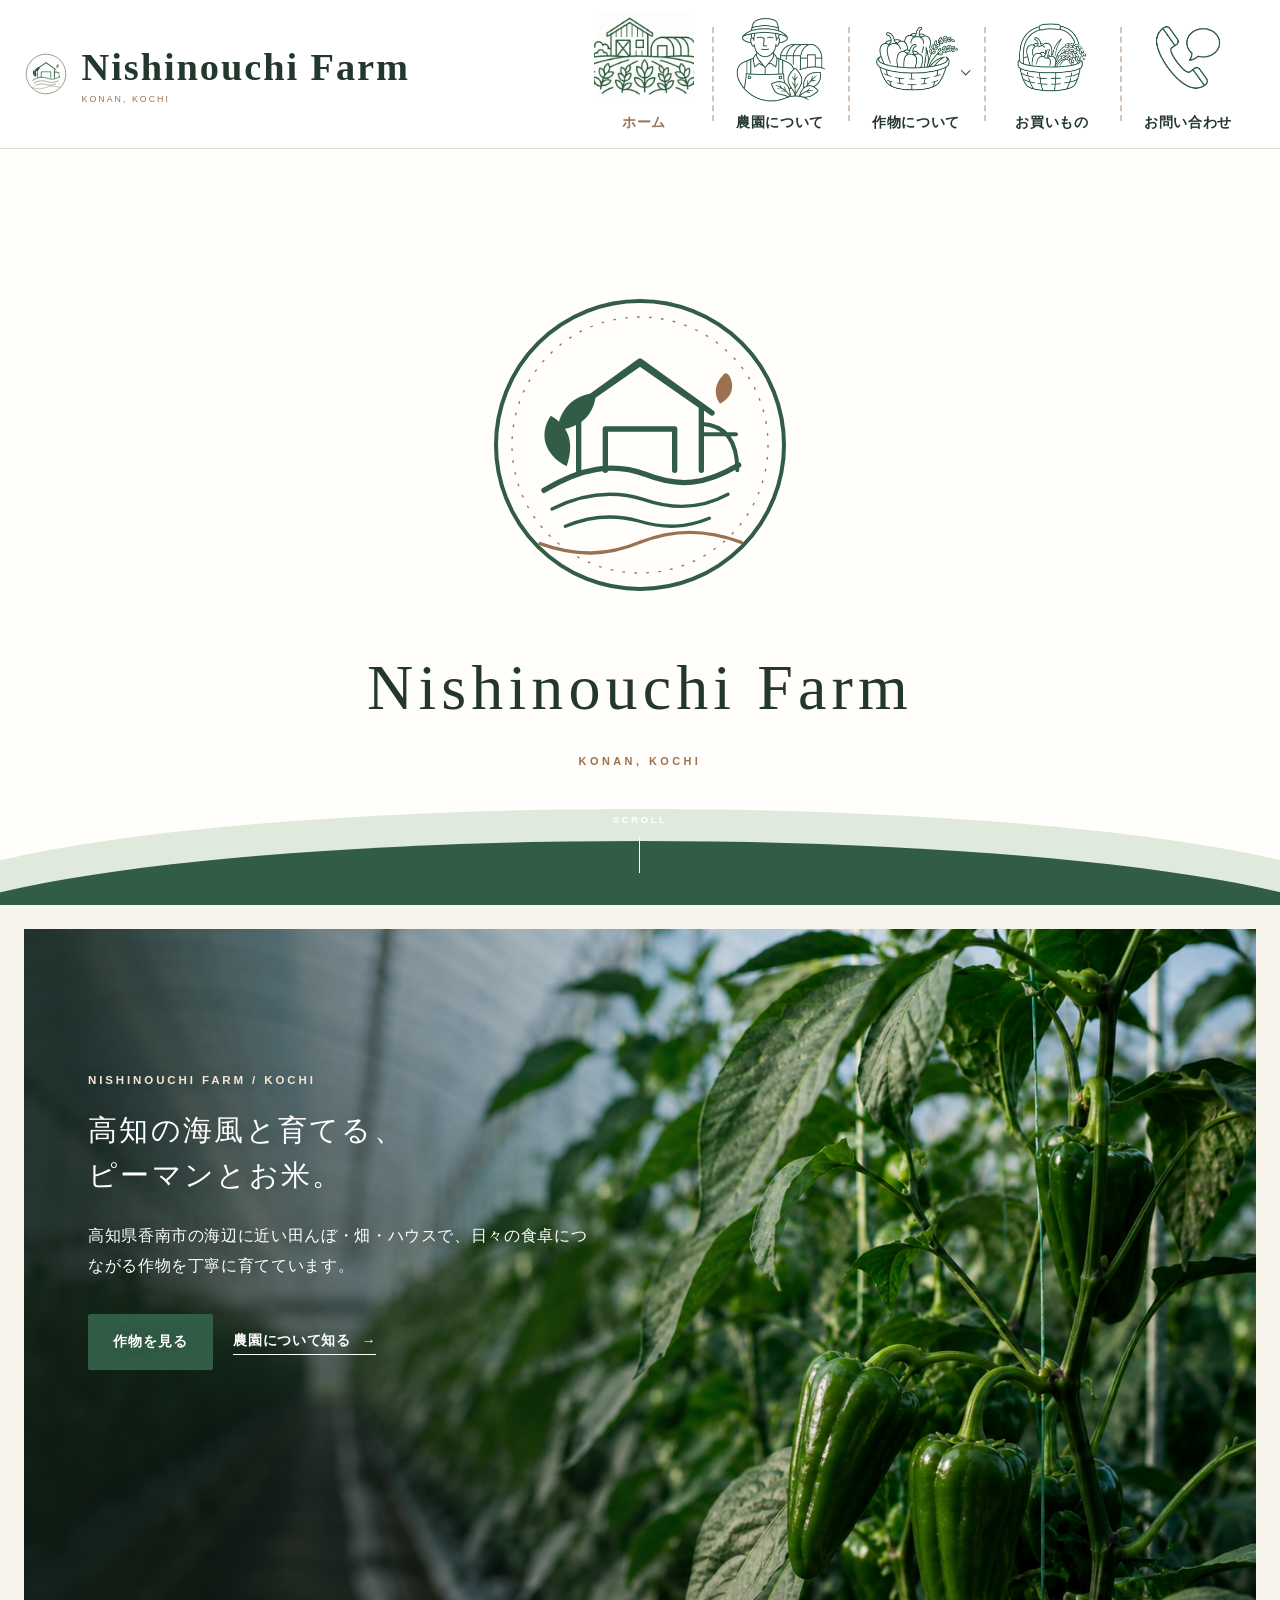
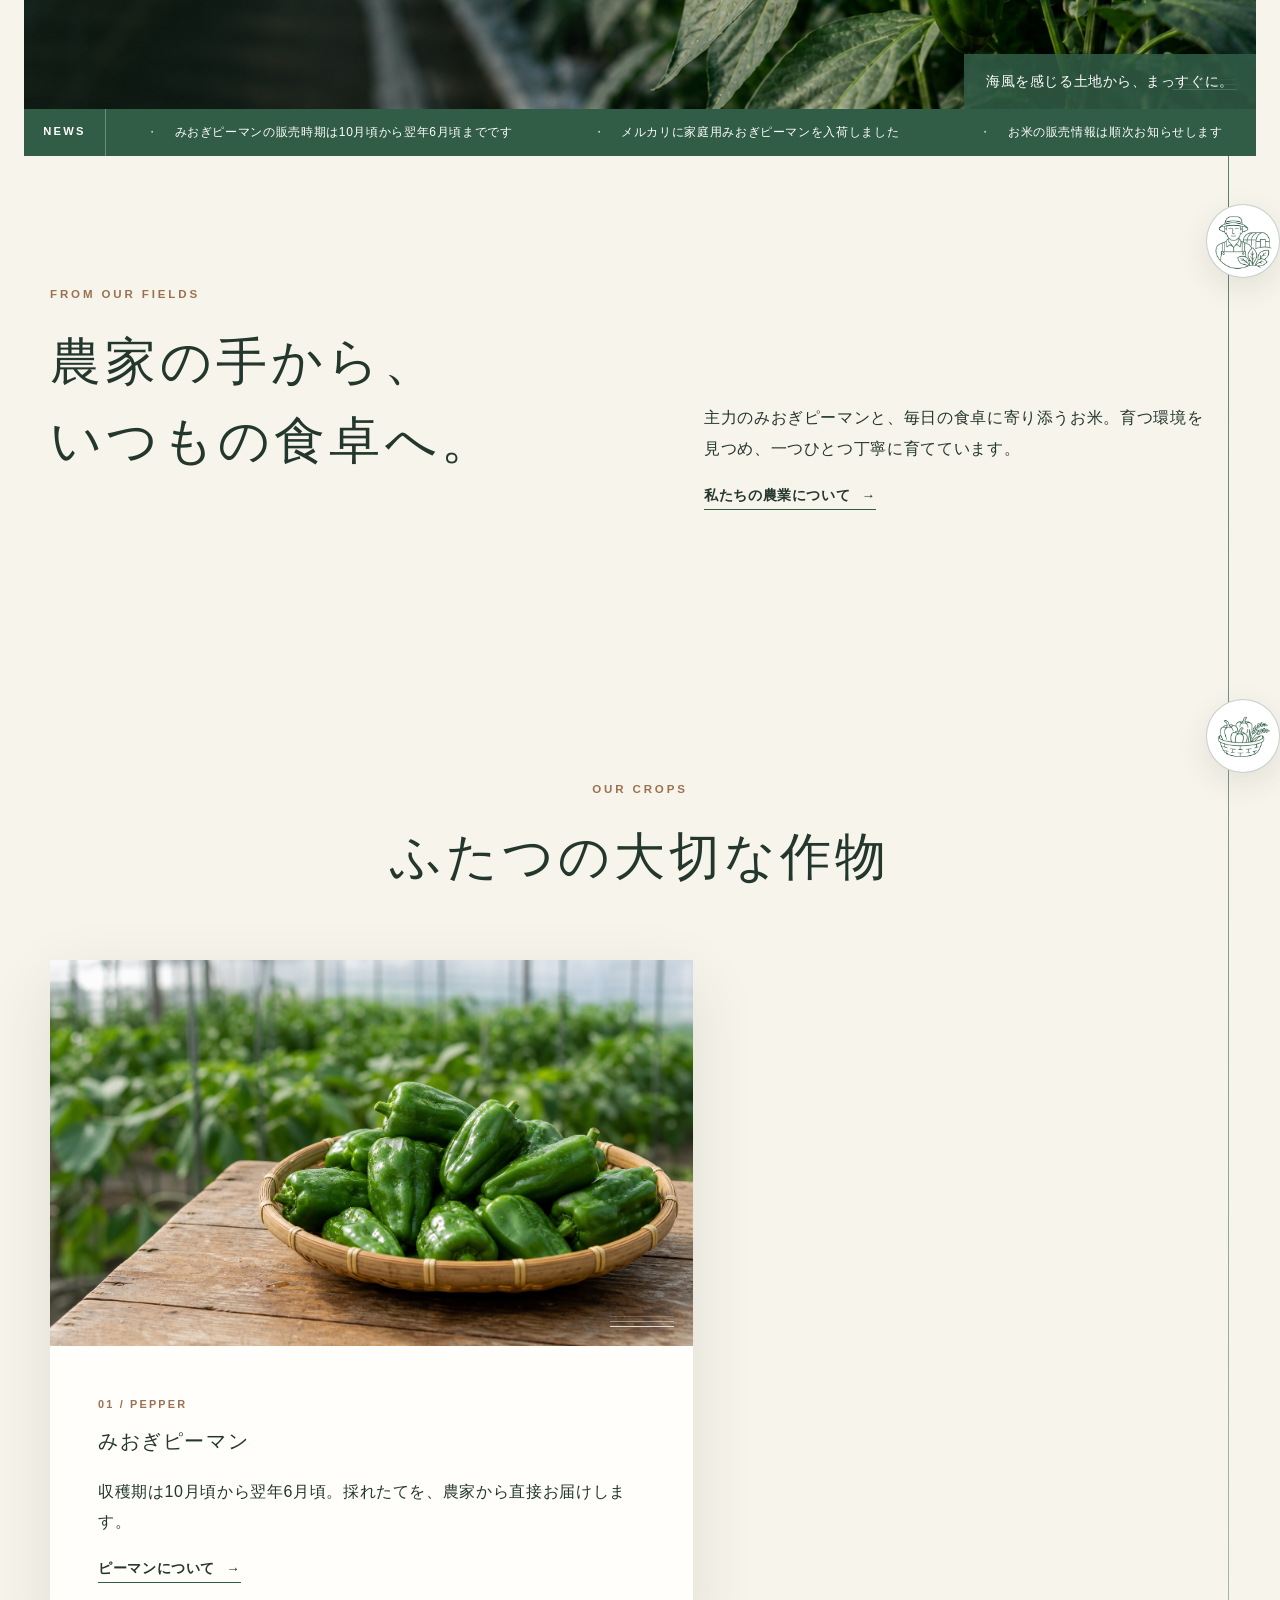
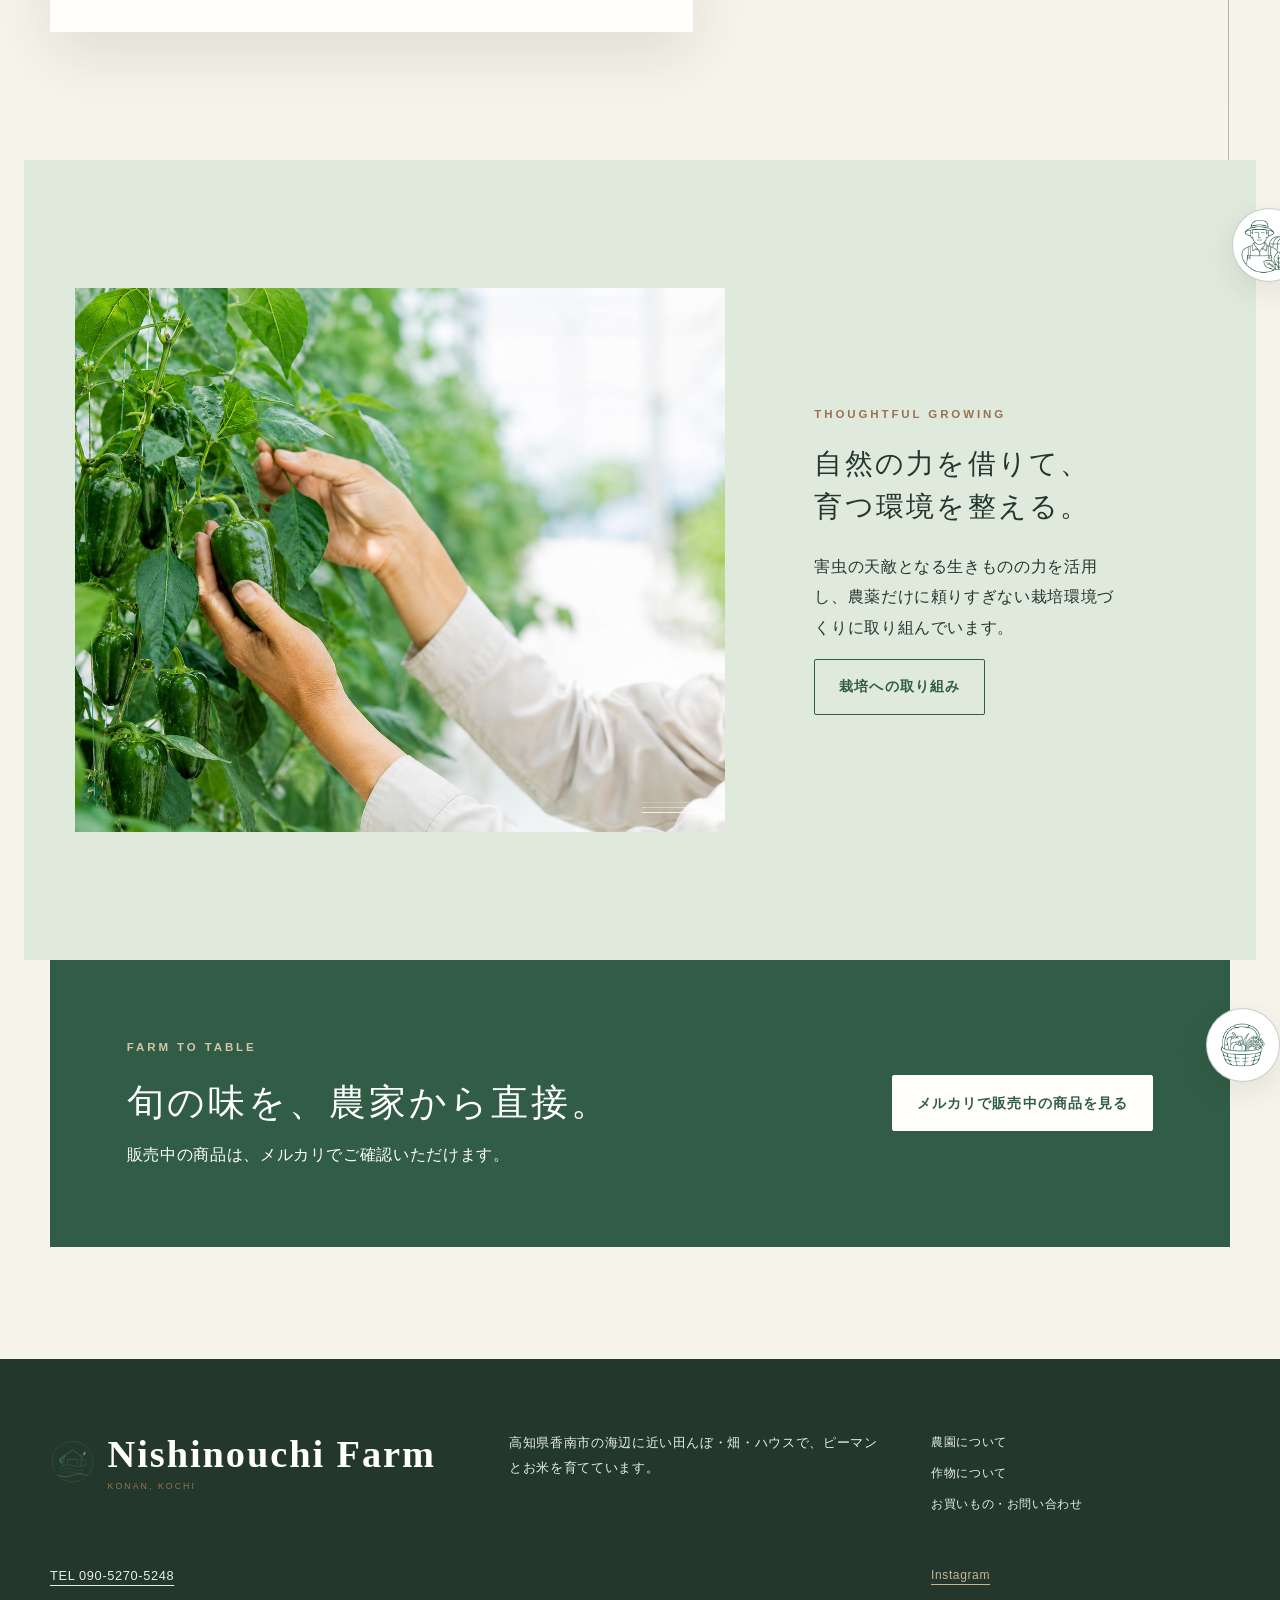
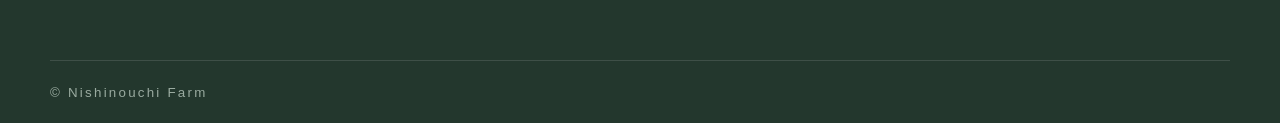
<file: index.html>
<!DOCTYPE html>
<html lang="ja">
<head>
  <meta charset="UTF-8">
  <meta name="viewport" content="width=device-width, initial-scale=1.0">
  <meta name="description" content="高知県香南市の海辺に近い田んぼ・畑・ハウスで、ピーマンとお米を育てるNishinouchi Farmです。">
  <title>Nishinouchi Farm | 高知県香南市の農園</title>
  <link rel="stylesheet" href="style.css">
  <script src="script.js" defer></script>
</head>
<body>
  <a class="skip-link" href="#main">本文へ移動</a>
  <header class="site-header">
    <div class="header-inner">
      <a class="site-logo" href="index.html" aria-label="Nishinouchi Farm ホーム">
        <span class="logo-mark" aria-hidden="true">NF</span>
        <span class="logo-text"><strong>Nishinouchi Farm</strong><small>KONAN, KOCHI</small></span>
      </a>
      <button class="menu-button" type="button" aria-expanded="false" aria-controls="global-nav">
        <span></span><span></span><span></span><span class="sr-only">メニューを開く</span>
      </button>
      <nav class="global-nav" id="global-nav" aria-label="メインナビゲーション">
        <ul>
          <li><a class="is-current" href="index.html"><span class="nav-icon-placeholder icon-home" aria-hidden="true"></span><span>ホーム</span></a></li>
          <li><a href="about.html"><span class="nav-icon-placeholder icon-farm" aria-hidden="true"></span><span>農園について</span></a></li>
          <li class="has-dropdown">
            <a href="products.html"><span class="nav-icon-placeholder icon-crops" aria-hidden="true"></span><span>作物について</span></a>
            <button class="dropdown-button" type="button" aria-expanded="false"><span class="sr-only">作物メニューを開く</span></button>
            <ul class="dropdown">
              <li><a href="products.html#pepper">ピーマン</a></li>
              <li><a href="products.html#rice">お米</a></li>
            </ul>
          </li>
          <li><a href="shop-contact.html#shop"><span class="nav-icon-placeholder icon-shop" aria-hidden="true"></span><span>お買いもの</span></a></li>
          <li><a href="shop-contact.html#contact"><span class="nav-icon-placeholder icon-contact" aria-hidden="true"></span><span>お問い合わせ</span></a></li>
        </ul>
      </nav>
    </div>
  </header>

  <main id="main" class="home-main">
    <section class="brand-intro" aria-label="Nishinouchi Farm">
      <div class="brand-lockup">
        <img class="brand-symbol" src="assets/icons/brand-mark.svg" alt="">
        <p class="brand-name">Nishinouchi Farm</p>
        <p class="brand-place">KONAN, KOCHI</p>
      </div>
      <a class="intro-scroll" href="#home-hero">SCROLL</a>
    </section>
    <section class="hero" id="home-hero">
      <div class="hero-photo photo-placeholder photo-farm" role="img" aria-label="海辺に近い田畑とハウスの写真を入れる場所"></div>
      <div class="hero-copy">
        <p class="eyebrow">Nishinouchi Farm / Kochi</p>
        <h1>高知の海風と育てる、<br>ピーマンとお米。</h1>
        <p>高知県香南市の海辺に近い田んぼ・畑・ハウスで、日々の食卓につながる作物を丁寧に育てています。</p>
        <div class="button-row">
          <a class="button button-primary" href="products.html">作物を見る</a>
          <a class="text-link" href="about.html">農園について知る</a>
        </div>
      </div>
      <p class="hero-caption">海風を感じる土地から、まっすぐに。</p>
    </section>

    <!-- お知らせを更新する場合は、下記の文章を編集してください。 -->
    <aside class="news-ticker" aria-label="お知らせ">
      <p class="ticker-label">NEWS</p>
      <div class="ticker-window">
        <div class="ticker-track">
          <span>みおぎピーマンの販売時期は10月頃から翌年6月頃までです</span>
          <span>メルカリに家庭用みおぎピーマンを入荷しました</span>
          <span>お米の販売情報は順次お知らせします</span>
          <span aria-hidden="true">みおぎピーマンの販売時期は10月頃から翌年6月頃までです</span>
          <span aria-hidden="true">メルカリに家庭用みおぎピーマンを入荷しました</span>
          <span aria-hidden="true">お米の販売情報は順次お知らせします</span>
        </div>
      </div>
    </aside>

    <section class="section intro-section flow-step flow-fields">
      <div class="section-heading reveal">
        <p class="eyebrow">From our fields</p>
        <h2>農家の手から、<br>いつもの食卓へ。</h2>
      </div>
      <div class="intro-copy reveal">
        <p>主力のみおぎピーマンと、毎日の食卓に寄り添うお米。育つ環境を見つめ、一つひとつ丁寧に育てています。</p>
        <a class="text-link" href="about.html">私たちの農業について</a>
      </div>
    </section>

    <section class="section crops-section flow-step flow-crops" aria-labelledby="crops-title">
      <div class="section-heading centered reveal">
        <p class="eyebrow">Our crops</p>
        <h2 id="crops-title">ふたつの大切な作物</h2>
      </div>
      <div class="crop-grid">
        <article class="crop-card reveal">
          <div class="photo-placeholder photo-pepper" role="img" aria-label="収穫したピーマンの写真を入れる場所"></div>
          <div class="crop-card-body">
            <p class="card-number">01 / PEPPER</p>
            <h3>みおぎピーマン</h3>
            <p>収穫期は10月頃から翌年6月頃。採れたてを、農家から直接お届けします。</p>
            <a class="text-link" href="products.html#pepper">ピーマンについて</a>
          </div>
        </article>
        <article class="crop-card reveal">
          <div class="photo-placeholder photo-rice" role="img" aria-label="田んぼとお米の写真を入れる場所"></div>
          <div class="crop-card-body">
            <p class="card-number">02 / RICE</p>
            <h3>お米</h3>
            <p>季節の移ろいを感じる田んぼで、毎日の食卓に似合うお米を丹精込めて育てています。</p>
            <a class="text-link" href="products.html#rice">お米について</a>
          </div>
        </article>
      </div>
    </section>

    <section class="section feature-band flow-step flow-growing">
      <div class="feature-photo photo-placeholder photo-house reveal" role="img" aria-label="ピーマンハウスでの作業風景を入れる場所"></div>
      <div class="feature-copy reveal">
        <p class="eyebrow">Thoughtful growing</p>
        <h2>自然の力を借りて、<br>育つ環境を整える。</h2>
        <p>害虫の天敵となる生きものの力を活用し、農薬だけに頼りすぎない栽培環境づくりに取り組んでいます。</p>
        <a class="button button-outline" href="about.html#approach">栽培への取り組み</a>
      </div>
    </section>

    <section class="section shop-callout reveal flow-step flow-shop">
      <div>
        <p class="eyebrow">Farm to table</p>
        <h2>旬の味を、農家から直接。</h2>
        <p>販売中の商品は、メルカリでご確認いただけます。</p>
      </div>
      <a class="button button-light" href="https://jp.mercari.com/user/profile/307717731?utm_medium=share&amp;utm_source=ios" target="_blank" rel="noopener noreferrer">メルカリで販売中の商品を見る</a>
    </section>
  </main>

  <footer class="site-footer">
    <div class="footer-main">
      <a class="site-logo footer-logo" href="index.html"><span class="logo-mark" aria-hidden="true">NF</span><span class="logo-text"><strong>Nishinouchi Farm</strong><small>KONAN, KOCHI</small></span></a>
      <p>高知県香南市の海辺に近い田んぼ・畑・ハウスで、ピーマンとお米を育てています。</p>
      <nav class="footer-nav" aria-label="フッターナビゲーション">
        <a href="about.html">農園について</a><a href="products.html">作物について</a><a href="shop-contact.html">お買いもの・お問い合わせ</a>
      </nav>
      <a class="footer-phone phone-link" href="tel:09052705248">TEL 090-5270-5248</a>
      <a class="instagram-link is-placeholder" href="#" aria-label="Instagram（URL設定前）">Instagram</a>
    </div>
    <p class="copyright"><small>&copy; Nishinouchi Farm</small></p>
  </footer>
</body>
</html>
</file>
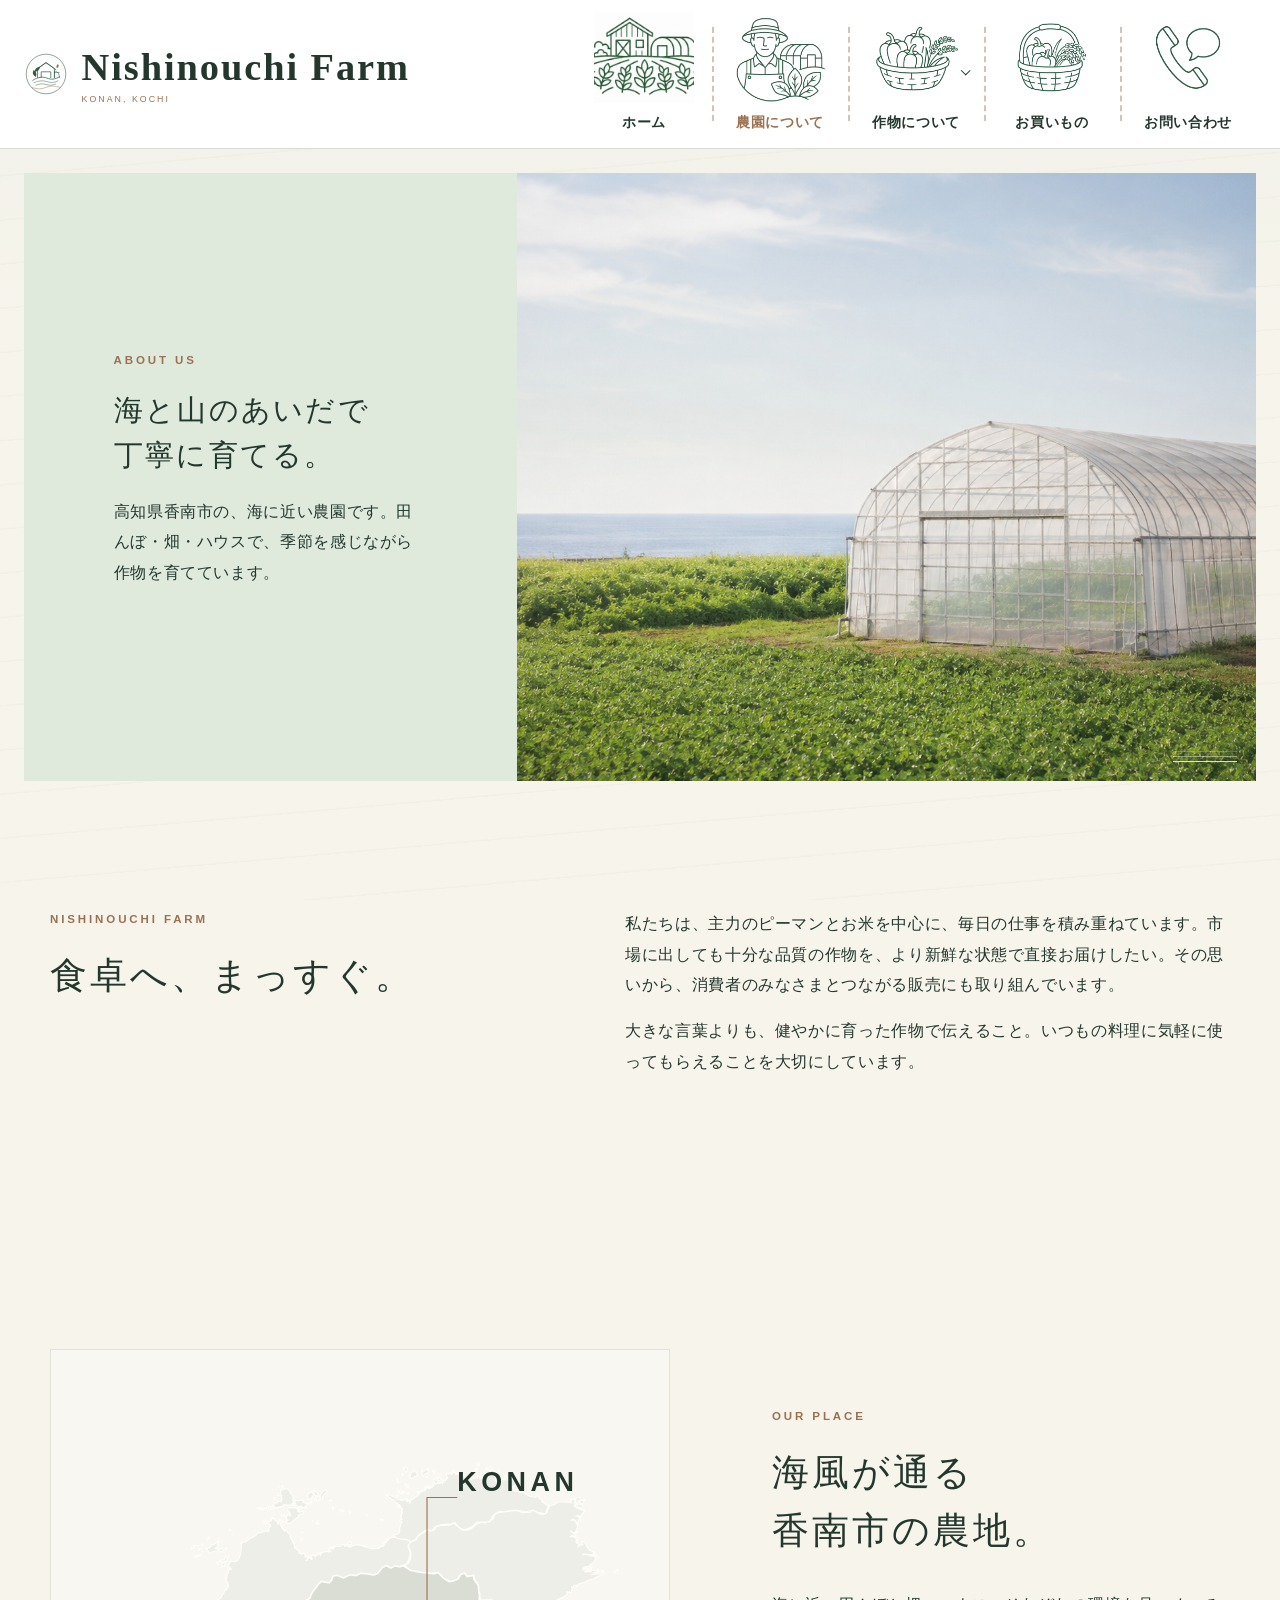
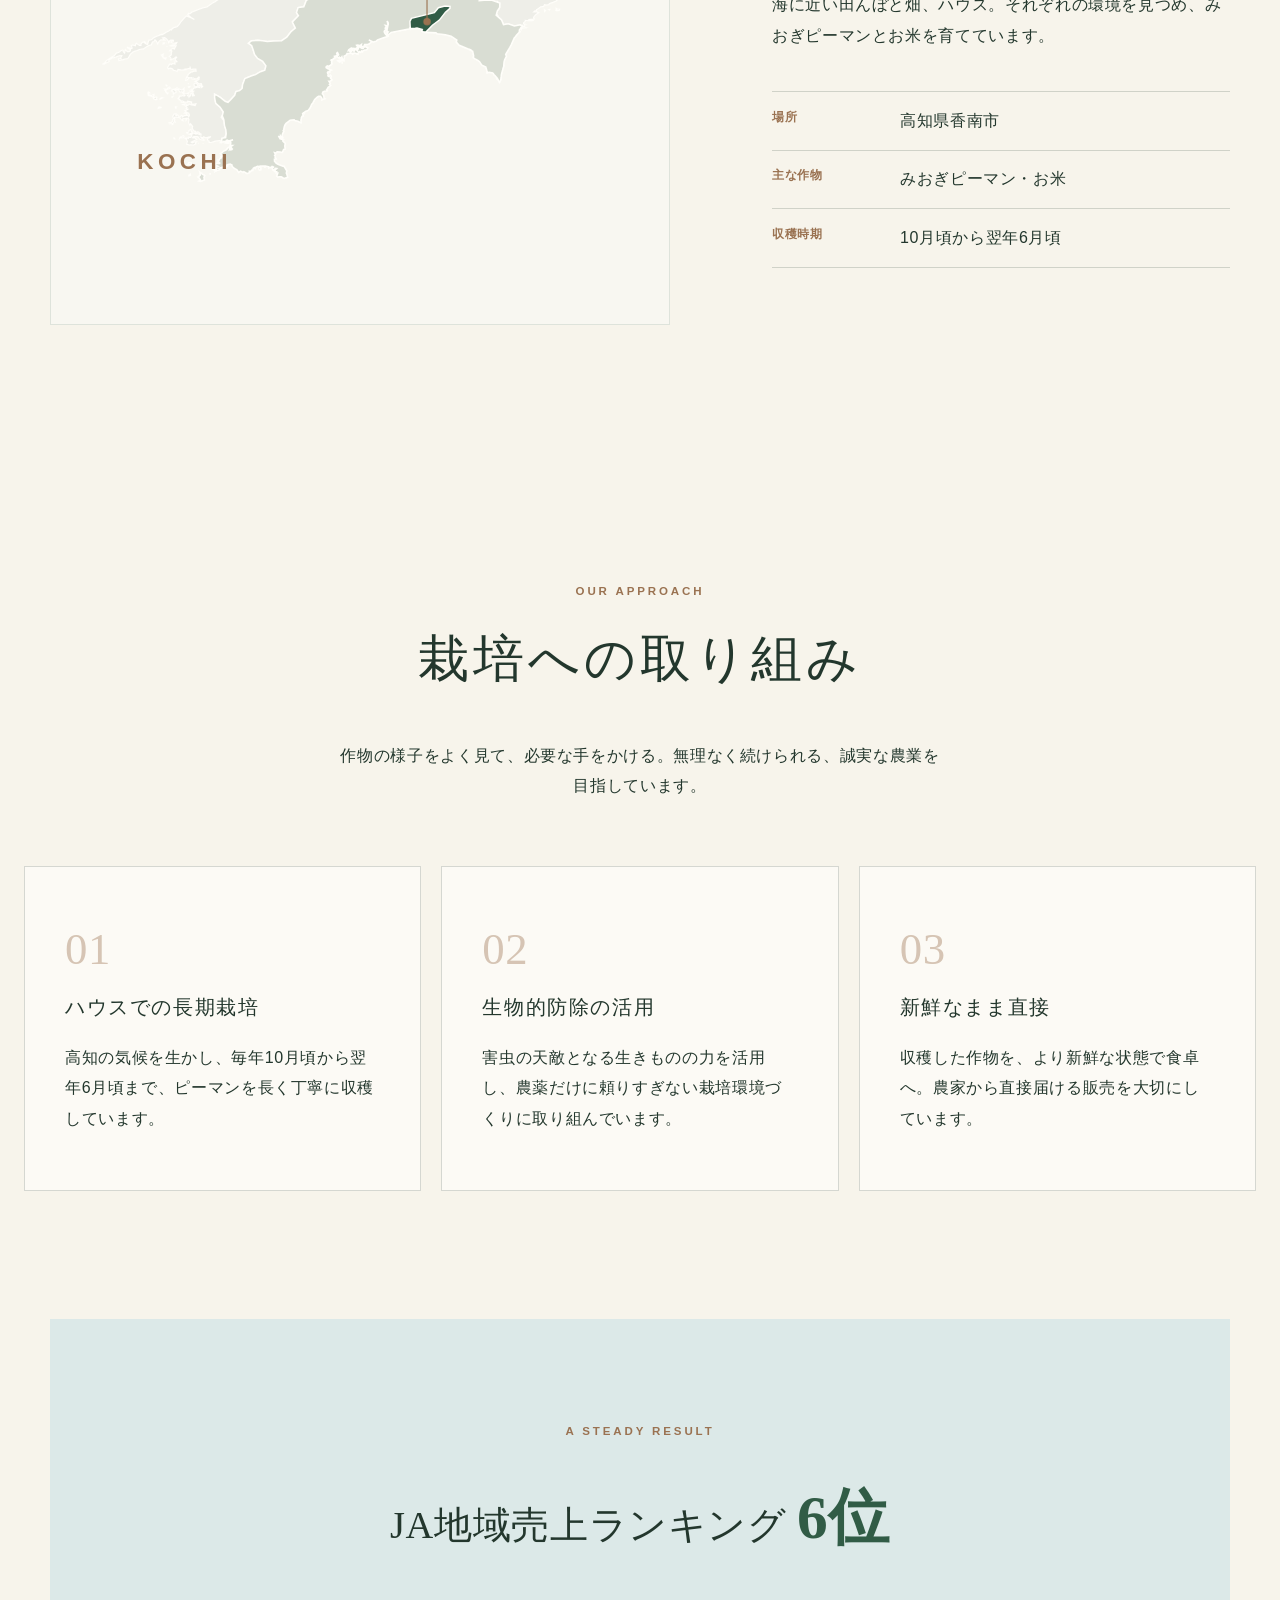
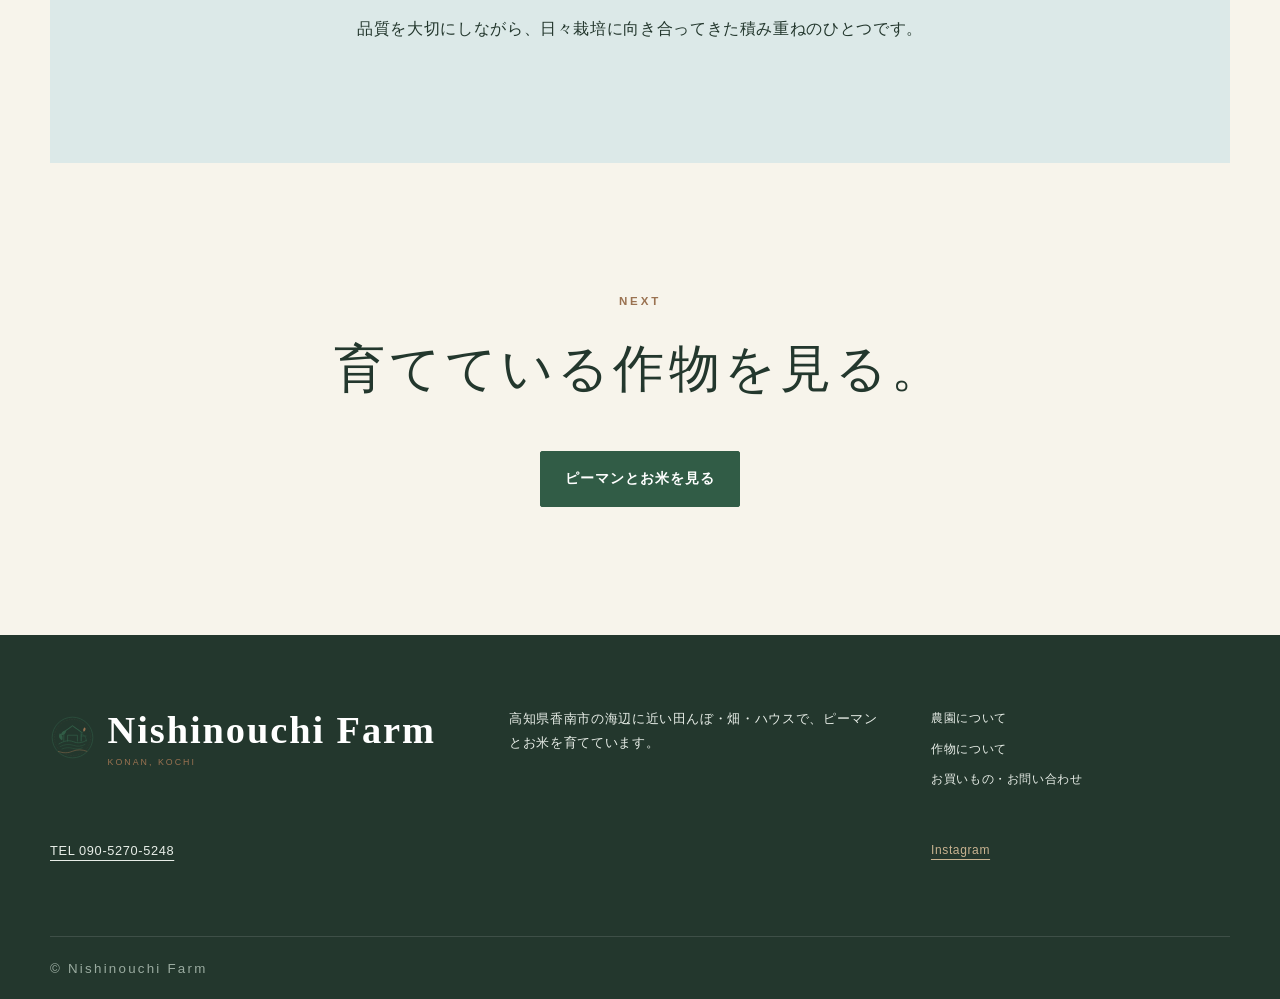
<file: about.html>
<!DOCTYPE html>
<html lang="ja">
<head>
  <meta charset="UTF-8">
  <meta name="viewport" content="width=device-width, initial-scale=1.0">
  <meta name="description" content="Nishinouchi Farmの環境と、ピーマン・お米づくりへの考え方をご紹介します。">
  <title>農園について | Nishinouchi Farm</title>
  <link rel="stylesheet" href="style.css">
  <script src="script.js" defer></script>
</head>
<body>
  <a class="skip-link" href="#main">本文へ移動</a>
  <header class="site-header">
    <div class="header-inner">
      <a class="site-logo" href="index.html" aria-label="Nishinouchi Farm ホーム"><span class="logo-mark" aria-hidden="true">NF</span><span class="logo-text"><strong>Nishinouchi Farm</strong><small>KONAN, KOCHI</small></span></a>
      <button class="menu-button" type="button" aria-expanded="false" aria-controls="global-nav"><span></span><span></span><span></span><span class="sr-only">メニューを開く</span></button>
      <nav class="global-nav" id="global-nav" aria-label="メインナビゲーション">
        <ul>
          <li><a href="index.html"><span class="nav-icon-placeholder icon-home" aria-hidden="true"></span><span>ホーム</span></a></li>
          <li><a class="is-current" href="about.html"><span class="nav-icon-placeholder icon-farm" aria-hidden="true"></span><span>農園について</span></a></li>
          <li class="has-dropdown"><a href="products.html"><span class="nav-icon-placeholder icon-crops" aria-hidden="true"></span><span>作物について</span></a><button class="dropdown-button" type="button" aria-expanded="false"><span class="sr-only">作物メニューを開く</span></button><ul class="dropdown"><li><a href="products.html#pepper">ピーマン</a></li><li><a href="products.html#rice">お米</a></li></ul></li>
          <li><a href="shop-contact.html#shop"><span class="nav-icon-placeholder icon-shop" aria-hidden="true"></span><span>お買いもの</span></a></li>
          <li><a href="shop-contact.html#contact"><span class="nav-icon-placeholder icon-contact" aria-hidden="true"></span><span>お問い合わせ</span></a></li>
        </ul>
      </nav>
    </div>
  </header>
  <main id="main">
    <header class="page-hero about-hero">
      <div class="page-hero-copy reveal"><p class="eyebrow">About us</p><h1>海と山のあいだで<br>丁寧に育てる。</h1><p>高知県香南市の、海に近い農園です。田んぼ・畑・ハウスで、季節を感じながら作物を育てています。</p></div>
      <div class="page-hero-photo photo-placeholder photo-field" role="img" aria-label="農園全景の写真を入れる場所"></div>
    </header>

    <section class="section story-section">
      <div class="section-heading reveal"><p class="eyebrow">Nishinouchi Farm</p><h2>食卓へ、まっすぐ。</h2></div>
      <div class="story-copy reveal"><p>私たちは、主力のピーマンとお米を中心に、毎日の仕事を積み重ねています。市場に出しても十分な品質の作物を、より新鮮な状態で直接お届けしたい。その思いから、消費者のみなさまとつながる販売にも取り組んでいます。</p><p>大きな言葉よりも、健やかに育った作物で伝えること。いつもの料理に気軽に使ってもらえることを大切にしています。</p></div>
    </section>

    <section class="section environment-grid">
      <div class="konan-map reveal" role="img" aria-label="四国の中の高知県と香南市の位置図">
        <img class="konan-map-image konan-map-base" src="assets/maps/shikoku-kochi-konan-base.svg" alt="">
        <svg class="konan-map-image konan-map-pointer" viewBox="0 0 760 520" aria-hidden="true">
          <path class="konan-pointer-line" d="M469.5 271 V105 H510"></path>
          <circle class="konan-pointer-dot" cx="469.5" cy="271" r="5"></circle>
          <text class="konan-pointer-label" x="510" y="96">KONAN</text>
        </svg>
      </div>
      <div class="environment-copy reveal"><p class="eyebrow">Our place</p><h2>海風が通る<br>香南市の農地。</h2><p>海に近い田んぼと畑、ハウス。それぞれの環境を見つめ、みおぎピーマンとお米を育てています。</p><dl class="fact-list"><div><dt>場所</dt><dd>高知県香南市</dd></div><div><dt>主な作物</dt><dd>みおぎピーマン・お米</dd></div><div><dt>収穫時期</dt><dd>10月頃から翌年6月頃</dd></div></dl></div>
    </section>

    <section class="section approach-section" id="approach">
      <div class="section-heading centered reveal"><p class="eyebrow">Our approach</p><h2>栽培への取り組み</h2><p>作物の様子をよく見て、必要な手をかける。無理なく続けられる、誠実な農業を目指しています。</p></div>
      <div class="approach-grid">
        <article class="approach-card reveal"><span>01</span><h3>ハウスでの長期栽培</h3><p>高知の気候を生かし、毎年10月頃から翌年6月頃まで、ピーマンを長く丁寧に収穫しています。</p></article>
        <article class="approach-card reveal"><span>02</span><h3>生物的防除の活用</h3><p>害虫の天敵となる生きものの力を活用し、農薬だけに頼りすぎない栽培環境づくりに取り組んでいます。</p></article>
        <article class="approach-card reveal"><span>03</span><h3>新鮮なまま直接</h3><p>収穫した作物を、より新鮮な状態で食卓へ。農家から直接届ける販売を大切にしています。</p></article>
      </div>
    </section>

    <section class="section result-band reveal"><p class="eyebrow">A steady result</p><p class="result-number">JA地域売上ランキング <strong>6位</strong></p><p>品質を大切にしながら、日々栽培に向き合ってきた積み重ねのひとつです。</p></section>
    <section class="section next-link reveal"><p class="eyebrow">Next</p><h2>育てている作物を見る。</h2><a class="button button-primary" href="products.html">ピーマンとお米を見る</a></section>
  </main>
  <footer class="site-footer"><div class="footer-main"><a class="site-logo footer-logo" href="index.html"><span class="logo-mark" aria-hidden="true">NF</span><span class="logo-text"><strong>Nishinouchi Farm</strong><small>KONAN, KOCHI</small></span></a><p>高知県香南市の海辺に近い田んぼ・畑・ハウスで、ピーマンとお米を育てています。</p><nav class="footer-nav" aria-label="フッターナビゲーション"><a href="about.html">農園について</a><a href="products.html">作物について</a><a href="shop-contact.html">お買いもの・お問い合わせ</a></nav><a class="footer-phone phone-link" href="tel:09052705248">TEL 090-5270-5248</a><a class="instagram-link is-placeholder" href="#">Instagram</a></div><p class="copyright"><small>&copy; Nishinouchi Farm</small></p></footer>
</body>
</html>
</file>
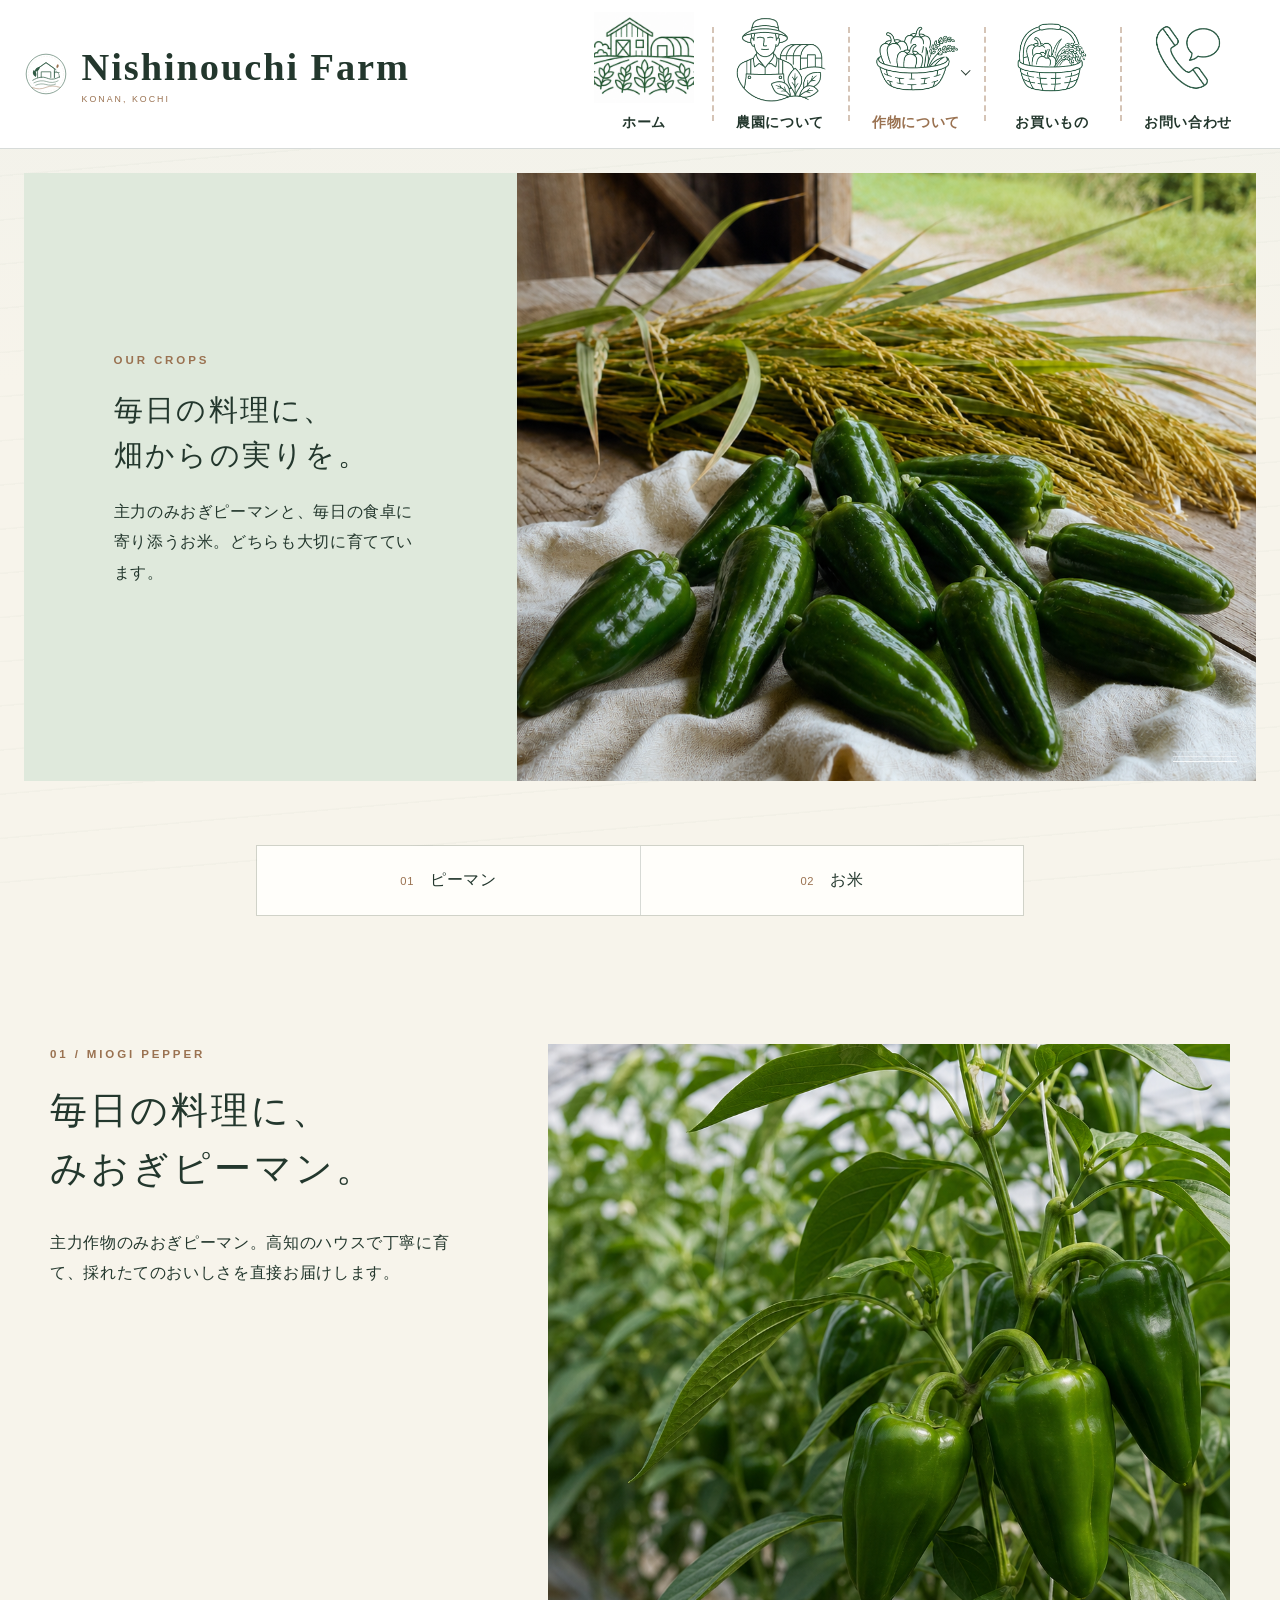
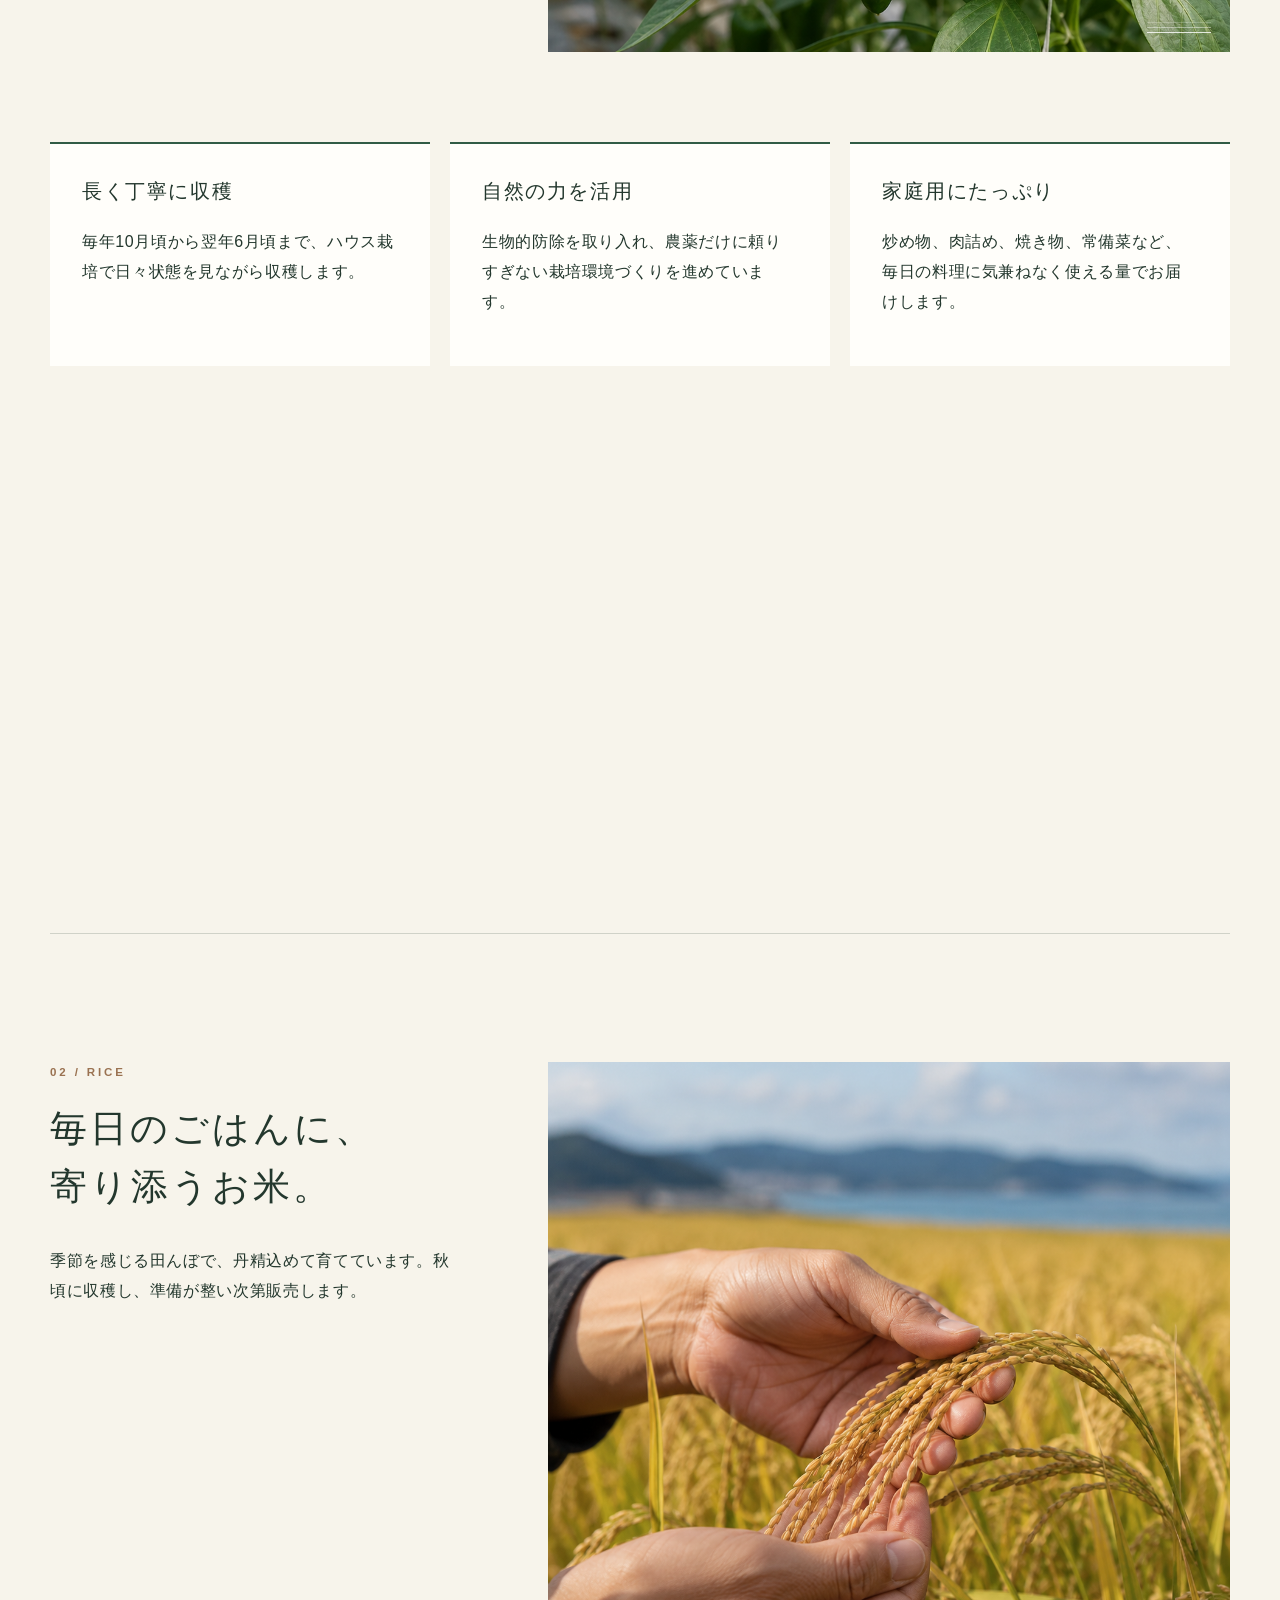
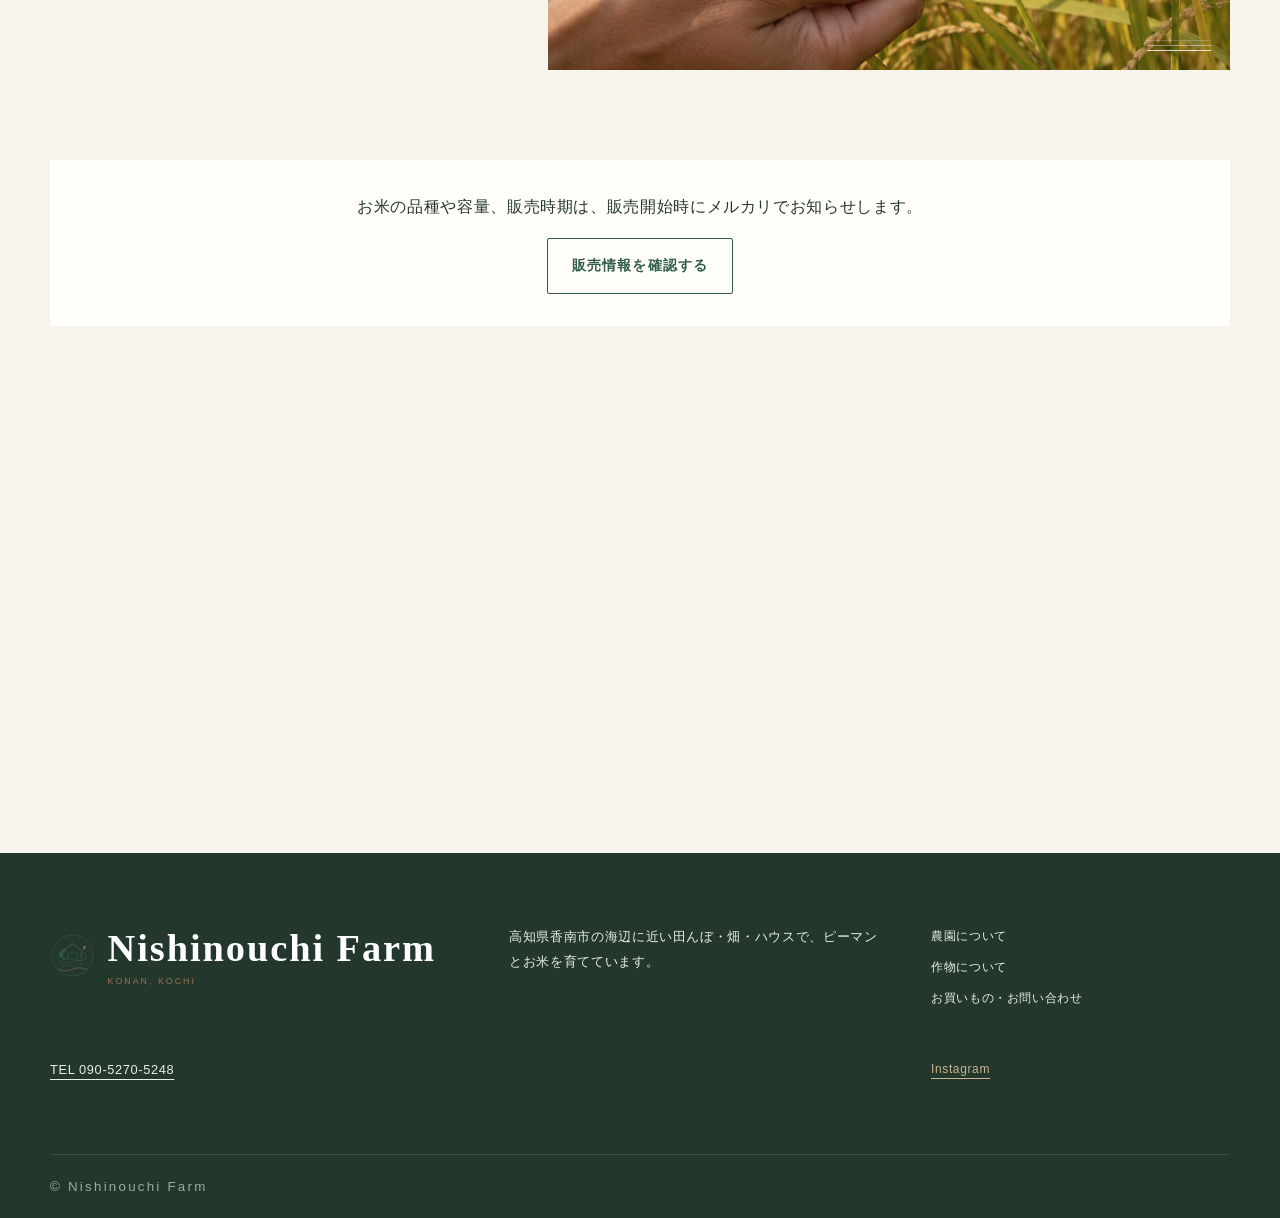
<file: products.html>
<!DOCTYPE html>
<html lang="ja">
<head>
  <meta charset="UTF-8">
  <meta name="viewport" content="width=device-width, initial-scale=1.0">
  <meta name="description" content="Nishinouchi Farmが育てる、ピーマンとお米をご紹介します。">
  <title>作物について | Nishinouchi Farm</title>
  <link rel="stylesheet" href="style.css">
  <script src="script.js" defer></script>
</head>
<body>
  <a class="skip-link" href="#main">本文へ移動</a>
  <header class="site-header"><div class="header-inner"><a class="site-logo" href="index.html" aria-label="Nishinouchi Farm ホーム"><span class="logo-mark" aria-hidden="true">NF</span><span class="logo-text"><strong>Nishinouchi Farm</strong><small>KONAN, KOCHI</small></span></a><button class="menu-button" type="button" aria-expanded="false" aria-controls="global-nav"><span></span><span></span><span></span><span class="sr-only">メニューを開く</span></button><nav class="global-nav" id="global-nav" aria-label="メインナビゲーション"><ul><li><a href="index.html"><span class="nav-icon-placeholder icon-home" aria-hidden="true"></span><span>ホーム</span></a></li><li><a href="about.html"><span class="nav-icon-placeholder icon-farm" aria-hidden="true"></span><span>農園について</span></a></li><li class="has-dropdown"><a class="is-current" href="products.html"><span class="nav-icon-placeholder icon-crops" aria-hidden="true"></span><span>作物について</span></a><button class="dropdown-button" type="button" aria-expanded="false"><span class="sr-only">作物メニューを開く</span></button><ul class="dropdown"><li><a href="products.html#pepper">ピーマン</a></li><li><a href="products.html#rice">お米</a></li></ul></li><li><a href="shop-contact.html#shop"><span class="nav-icon-placeholder icon-shop" aria-hidden="true"></span><span>お買いもの</span></a></li><li><a href="shop-contact.html#contact"><span class="nav-icon-placeholder icon-contact" aria-hidden="true"></span><span>お問い合わせ</span></a></li></ul></nav></div></header>
  <main id="main">
    <header class="page-hero products-hero"><div class="page-hero-copy reveal"><p class="eyebrow">Our crops</p><h1>毎日の料理に、<br>畑からの実りを。</h1><p>主力のみおぎピーマンと、毎日の食卓に寄り添うお米。どちらも大切に育てています。</p></div><div class="page-hero-photo photo-placeholder photo-crops" role="img" aria-label="ピーマンとお米の写真を入れる場所"></div></header>
    <nav class="crop-anchor-nav" aria-label="作物ページ内メニュー"><a href="#pepper"><span>01</span>ピーマン</a><a href="#rice"><span>02</span>お米</a></nav>

    <section class="product-detail section" id="pepper">
      <div class="product-intro reveal"><p class="eyebrow">01 / Miogi Pepper</p><h2>毎日の料理に、<br>みおぎピーマン。</h2><p>主力作物のみおぎピーマン。高知のハウスで丁寧に育て、採れたてのおいしさを直接お届けします。</p></div>
      <div class="product-main-photo photo-placeholder photo-pepper-detail reveal" role="img" aria-label="採れたてのピーマンの写真を入れる場所"></div>
      <div class="product-points">
        <article class="point-card reveal"><h3>長く丁寧に収穫</h3><p>毎年10月頃から翌年6月頃まで、ハウス栽培で日々状態を見ながら収穫します。</p></article>
        <article class="point-card reveal"><h3>自然の力を活用</h3><p>生物的防除を取り入れ、農薬だけに頼りすぎない栽培環境づくりを進めています。</p></article>
        <article class="point-card reveal"><h3>家庭用にたっぷり</h3><p>炒め物、肉詰め、焼き物、常備菜など、毎日の料理に気兼ねなく使える量でお届けします。</p></article>
      </div>
      <div class="use-band reveal"><div><p class="eyebrow">For everyday cooking</p><h3>形よりも、食卓でのおいしさを。</h3><p>多少の傷や形の不揃いがある場合もあります。見た目を揃えることより、家庭用としておいしく使える品質を大切にしています。</p></div><ul class="use-list"><li>炒め物</li><li>肉詰め</li><li>焼き物</li><li>漬物</li><li>常備菜</li><li>お弁当</li></ul></div>
    </section>

    <section class="product-detail section rice-section" id="rice">
      <div class="product-intro reveal"><p class="eyebrow">02 / Rice</p><h2>毎日のごはんに、<br>寄り添うお米。</h2><p>季節を感じる田んぼで、丹精込めて育てています。秋頃に収穫し、準備が整い次第販売します。</p></div>
      <div class="product-main-photo photo-placeholder photo-rice-detail reveal" role="img" aria-label="稲穂と収穫したお米の写真を入れる場所"></div>
      <div class="rice-note reveal"><p>お米の品種や容量、販売時期は、販売開始時にメルカリでお知らせします。</p><a class="button button-outline" href="shop-contact.html">販売情報を確認する</a></div>
    </section>
    <section class="section shop-callout reveal"><div><p class="eyebrow">Available online</p><h2>農家から直接、お届けします。</h2><p>現在販売中の商品はメルカリページでご覧いただけます。</p></div><a class="button button-light" href="https://jp.mercari.com/user/profile/307717731?utm_medium=share&amp;utm_source=ios" target="_blank" rel="noopener noreferrer">販売中の商品を見る</a></section>
  </main>
  <footer class="site-footer"><div class="footer-main"><a class="site-logo footer-logo" href="index.html"><span class="logo-mark" aria-hidden="true">NF</span><span class="logo-text"><strong>Nishinouchi Farm</strong><small>KONAN, KOCHI</small></span></a><p>高知県香南市の海辺に近い田んぼ・畑・ハウスで、ピーマンとお米を育てています。</p><nav class="footer-nav" aria-label="フッターナビゲーション"><a href="about.html">農園について</a><a href="products.html">作物について</a><a href="shop-contact.html">お買いもの・お問い合わせ</a></nav><a class="footer-phone phone-link" href="tel:09052705248">TEL 090-5270-5248</a><a class="instagram-link is-placeholder" href="#">Instagram</a></div><p class="copyright"><small>&copy; Nishinouchi Farm</small></p></footer>
</body>
</html>
</file>
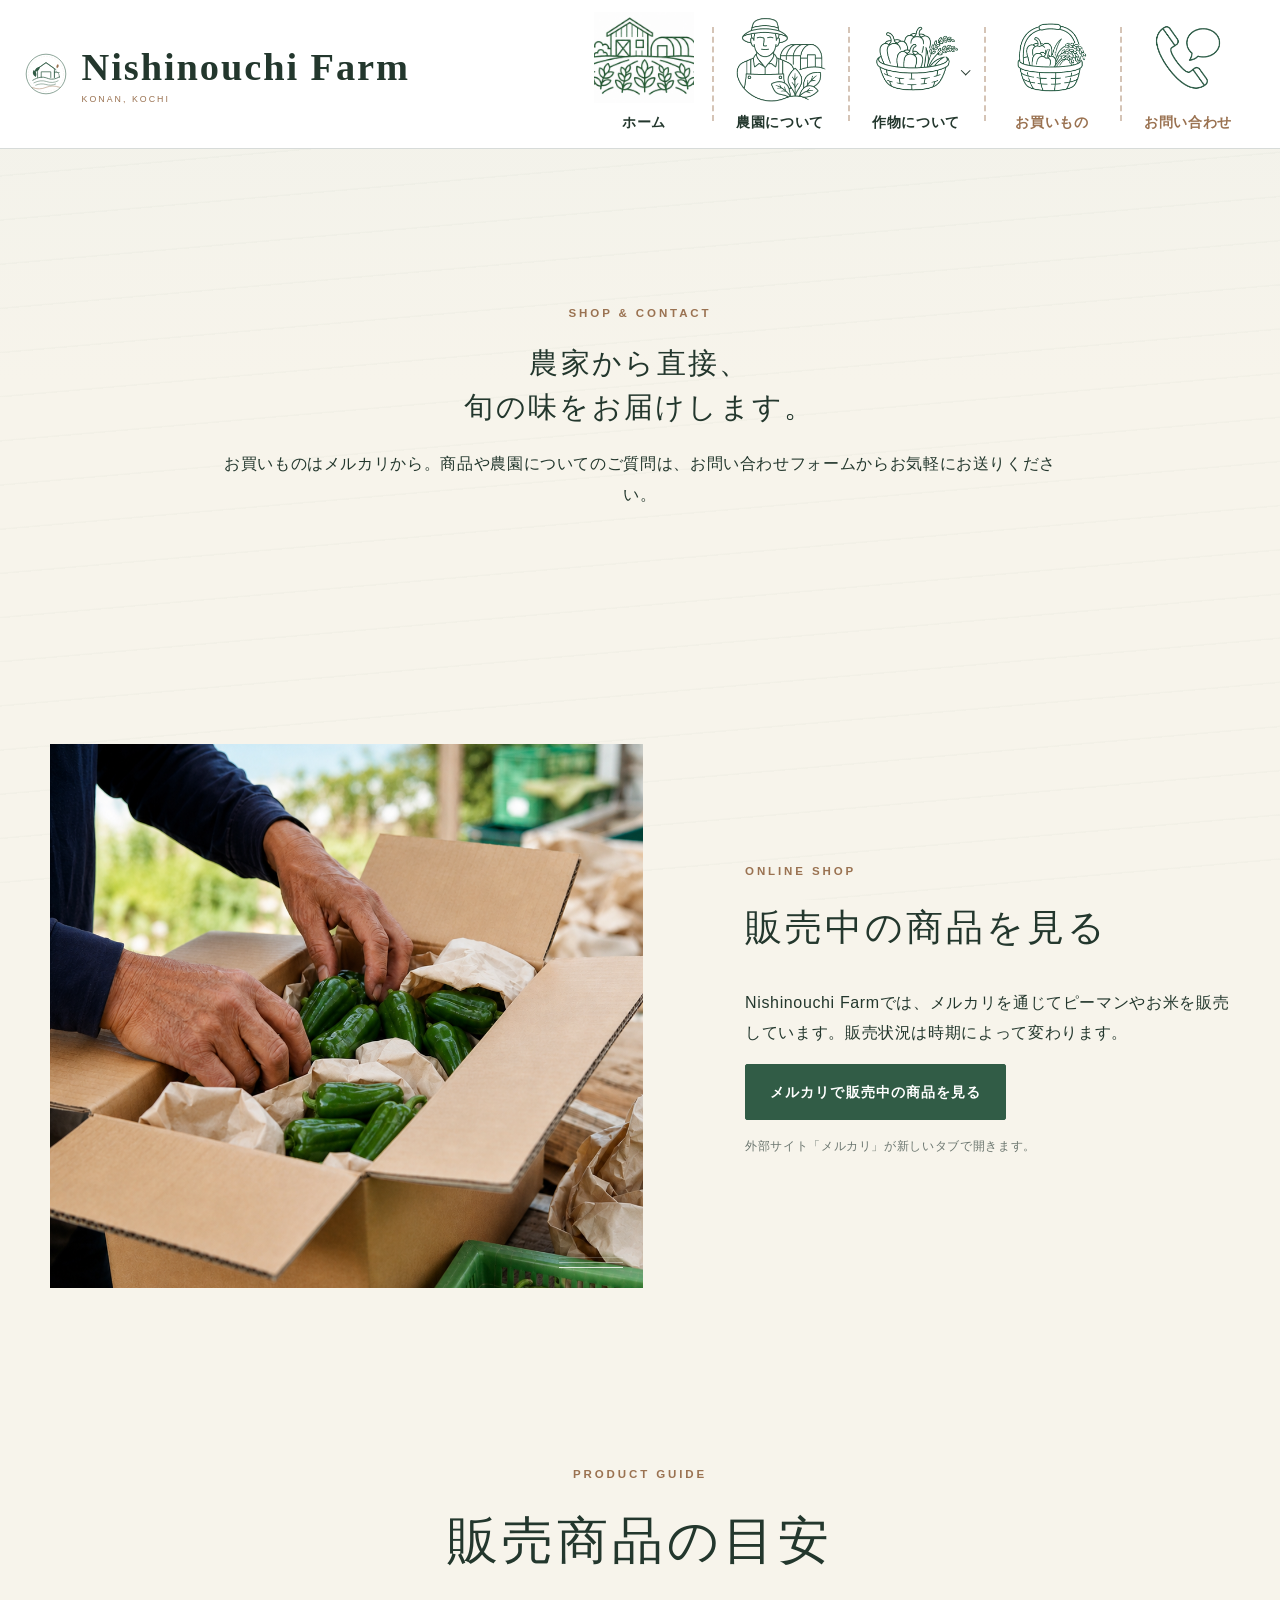
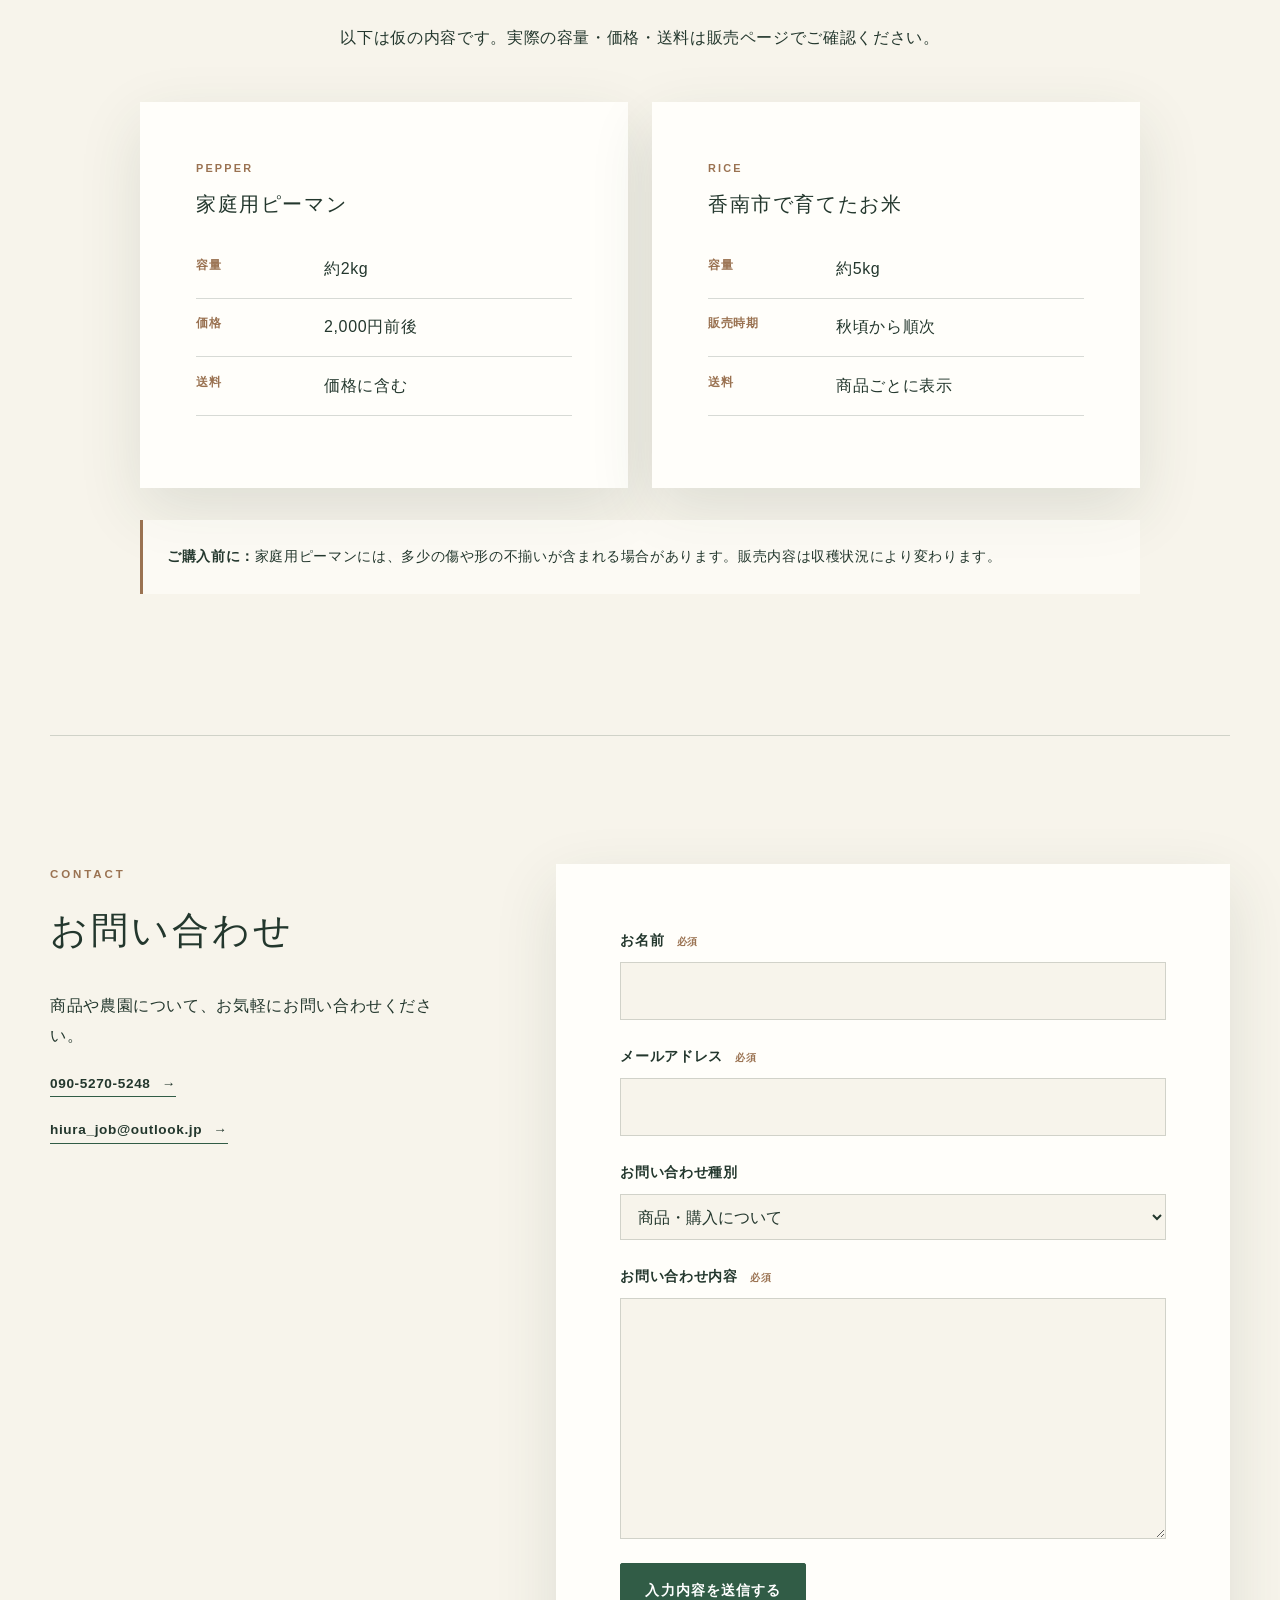
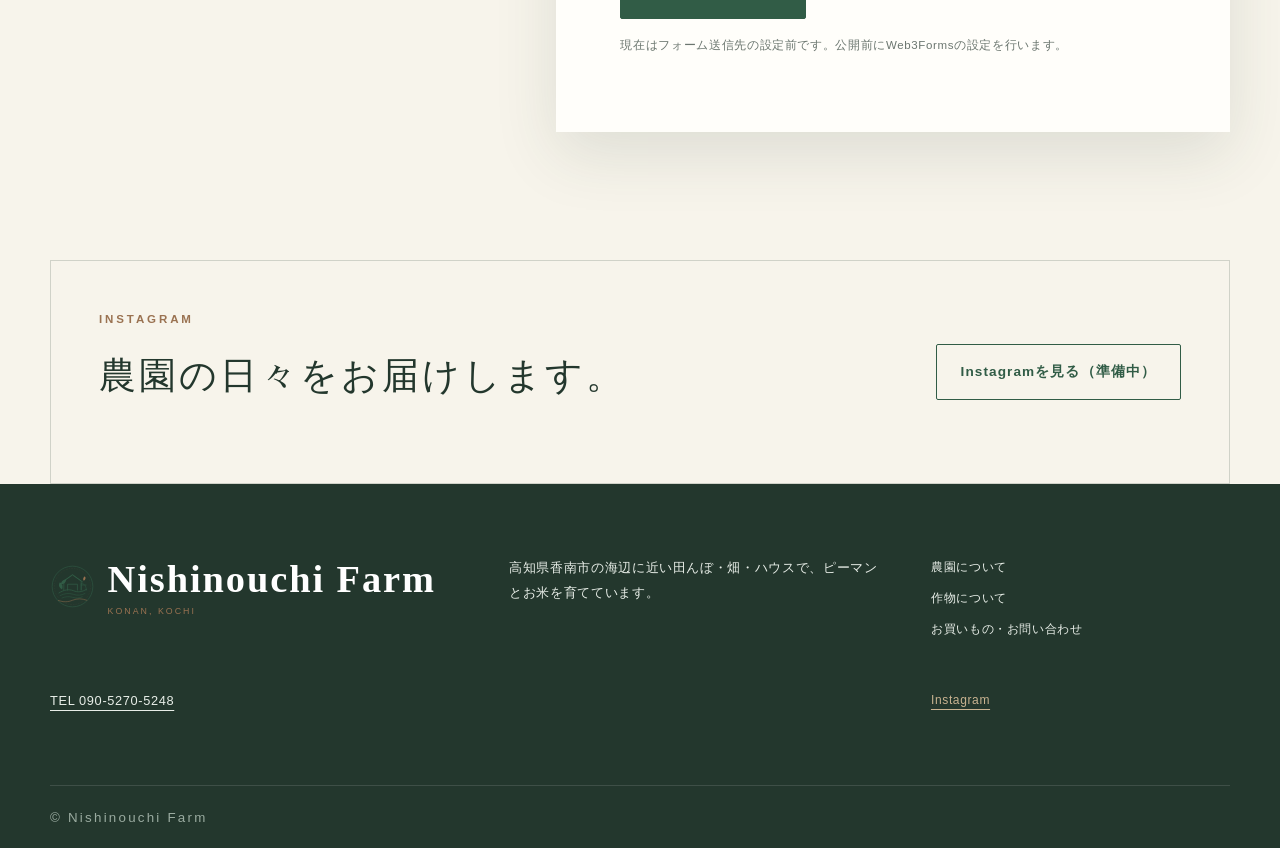
<file: shop-contact.html>
<!DOCTYPE html>
<html lang="ja">
<head>
  <meta charset="UTF-8">
  <meta name="viewport" content="width=device-width, initial-scale=1.0">
  <meta name="description" content="Nishinouchi Farmの商品購入とお問い合わせはこちらから。">
  <title>お買いもの・お問い合わせ | Nishinouchi Farm</title>
  <link rel="stylesheet" href="style.css">
  <script src="script.js" defer></script>
</head>
<body>
  <a class="skip-link" href="#main">本文へ移動</a>
  <header class="site-header"><div class="header-inner"><a class="site-logo" href="index.html" aria-label="Nishinouchi Farm ホーム"><span class="logo-mark" aria-hidden="true">NF</span><span class="logo-text"><strong>Nishinouchi Farm</strong><small>KONAN, KOCHI</small></span></a><button class="menu-button" type="button" aria-expanded="false" aria-controls="global-nav"><span></span><span></span><span></span><span class="sr-only">メニューを開く</span></button><nav class="global-nav" id="global-nav" aria-label="メインナビゲーション"><ul><li><a href="index.html"><span class="nav-icon-placeholder icon-home" aria-hidden="true"></span><span>ホーム</span></a></li><li><a href="about.html"><span class="nav-icon-placeholder icon-farm" aria-hidden="true"></span><span>農園について</span></a></li><li class="has-dropdown"><a href="products.html"><span class="nav-icon-placeholder icon-crops" aria-hidden="true"></span><span>作物について</span></a><button class="dropdown-button" type="button" aria-expanded="false"><span class="sr-only">作物メニューを開く</span></button><ul class="dropdown"><li><a href="products.html#pepper">ピーマン</a></li><li><a href="products.html#rice">お米</a></li></ul></li><li><a class="is-current" href="shop-contact.html#shop"><span class="nav-icon-placeholder icon-shop" aria-hidden="true"></span><span>お買いもの</span></a></li><li><a class="is-current" href="shop-contact.html#contact"><span class="nav-icon-placeholder icon-contact" aria-hidden="true"></span><span>お問い合わせ</span></a></li></ul></nav></div></header>
  <main id="main">
    <header class="simple-page-hero reveal"><p class="eyebrow">Shop &amp; Contact</p><h1>農家から直接、<br>旬の味をお届けします。</h1><p>お買いものはメルカリから。商品や農園についてのご質問は、お問い合わせフォームからお気軽にお送りください。</p></header>

    <section class="section shop-section" id="shop">
      <div class="shop-visual photo-placeholder photo-box reveal" role="img" aria-label="発送する農産物の箱詰め写真を入れる場所"></div>
      <div class="shop-copy reveal"><p class="eyebrow">Online shop</p><h2>販売中の商品を見る</h2><p>Nishinouchi Farmでは、メルカリを通じてピーマンやお米を販売しています。販売状況は時期によって変わります。</p><a class="button button-primary" href="https://jp.mercari.com/user/profile/307717731?utm_medium=share&amp;utm_source=ios" target="_blank" rel="noopener noreferrer">メルカリで販売中の商品を見る</a><p class="external-note">外部サイト「メルカリ」が新しいタブで開きます。</p></div>
    </section>

    <section class="section sample-products">
      <div class="section-heading centered reveal"><p class="eyebrow">Product guide</p><h2>販売商品の目安</h2><p>以下は仮の内容です。実際の容量・価格・送料は販売ページでご確認ください。</p></div>
      <div class="sample-grid">
        <article class="sample-card reveal"><p class="card-number">PEPPER</p><h3>家庭用ピーマン</h3><dl><div><dt>容量</dt><dd>約2kg</dd></div><div><dt>価格</dt><dd>2,000円前後</dd></div><div><dt>送料</dt><dd>価格に含む</dd></div></dl></article>
        <article class="sample-card reveal"><p class="card-number">RICE</p><h3>香南市で育てたお米</h3><dl><div><dt>容量</dt><dd>約5kg</dd></div><div><dt>販売時期</dt><dd>秋頃から順次</dd></div><div><dt>送料</dt><dd>商品ごとに表示</dd></div></dl></article>
      </div>
      <p class="purchase-note reveal"><strong>ご購入前に：</strong>家庭用ピーマンには、多少の傷や形の不揃いが含まれる場合があります。販売内容は収穫状況により変わります。</p>
    </section>

    <section class="section contact-section" id="contact">
      <div class="contact-intro reveal"><p class="eyebrow">Contact</p><h2>お問い合わせ</h2><p>商品や農園について、お気軽にお問い合わせください。</p><p><a class="text-link phone-link" href="tel:09052705248">090-5270-5248</a></p><p><a class="text-link" href="mailto:hiura_job@outlook.jp">hiura_job@outlook.jp</a></p></div>
      <!-- Web3Forms利用時はactionとaccess_keyの値を設定してください。 -->
      <form class="contact-form reveal" action="#" method="post">
        <input type="hidden" name="access_key" value="WEB3FORMS_ACCESS_KEY">
        <div class="form-field"><label for="name">お名前 <span>必須</span></label><input id="name" name="name" type="text" autocomplete="name" required></div>
        <div class="form-field"><label for="email">メールアドレス <span>必須</span></label><input id="email" name="email" type="email" autocomplete="email" required></div>
        <div class="form-field"><label for="category">お問い合わせ種別</label><select id="category" name="category"><option value="product">商品・購入について</option><option value="farm">農園について</option><option value="other">その他</option></select></div>
        <div class="form-field"><label for="message">お問い合わせ内容 <span>必須</span></label><textarea id="message" name="message" rows="7" required></textarea></div>
        <button class="button button-primary" type="submit">入力内容を送信する</button>
        <p class="form-note">現在はフォーム送信先の設定前です。公開前にWeb3Formsの設定を行います。</p>
      </form>
    </section>
    <section class="section social-band reveal"><div><p class="eyebrow">Instagram</p><h2>農園の日々をお届けします。</h2></div><a class="button button-outline is-placeholder" href="#">Instagramを見る（準備中）</a></section>
  </main>
  <footer class="site-footer"><div class="footer-main"><a class="site-logo footer-logo" href="index.html"><span class="logo-mark" aria-hidden="true">NF</span><span class="logo-text"><strong>Nishinouchi Farm</strong><small>KONAN, KOCHI</small></span></a><p>高知県香南市の海辺に近い田んぼ・畑・ハウスで、ピーマンとお米を育てています。</p><nav class="footer-nav" aria-label="フッターナビゲーション"><a href="about.html">農園について</a><a href="products.html">作物について</a><a href="shop-contact.html">お買いもの・お問い合わせ</a></nav><a class="footer-phone phone-link" href="tel:09052705248">TEL 090-5270-5248</a><a class="instagram-link is-placeholder" href="#">Instagram</a></div><p class="copyright"><small>&copy; Nishinouchi Farm</small></p></footer>
</body>
</html>
</file>
<file: style.css>
:root {
  --ink: #23372d;
  --green: #315c46;
  --green-light: #dfe9dc;
  --cream: #f7f4eb;
  --white: #fffefa;
  --soil: #9a7251;
  --blue: #dce9e8;
  --line: rgba(35, 55, 45, 0.18);
  --shadow: 0 22px 60px rgba(43, 62, 50, 0.12);
  --radius: 2px;
  --max-width: 1180px;
  --text-size: 1rem;
  --heading-hero: clamp(1.8rem, calc(3.8vw - 22px), 2.425rem);
  --heading-section: clamp(2rem, 4vw, 3.4rem);
  --heading-concept: clamp(1.6rem, calc(4vw - 14px), 2.5rem);
  --heading-feature: clamp(1.8rem, calc(4vw - 6px), 3rem);
}

* { box-sizing: border-box; }
html { scroll-behavior: smooth; }
body {
  margin: 0;
  color: var(--ink);
  background:
    linear-gradient(180deg, rgba(220, 233, 232, 0.22), transparent 24rem),
    var(--cream);
  font-family: "Yu Gothic", "Hiragino Kaku Gothic ProN", Meiryo, sans-serif;
  font-size: var(--text-size);
  line-height: 1.9;
  letter-spacing: 0.04em;
}
body::before {
  position: fixed;
  inset: 0;
  z-index: -1;
  background-image: repeating-linear-gradient(175deg, transparent 0 42px, rgba(49, 92, 70, 0.025) 43px 44px);
  content: "";
  pointer-events: none;
}
a { color: inherit; text-decoration: none; }
img { display: block; max-width: 100%; }
button, input, select, textarea { color: inherit; font: inherit; }
button { cursor: pointer; }
h1, h2, h3, p { margin-top: 0; }
h1, h2, h3 {
  font-family: "Yu Mincho", "Hiragino Mincho ProN", serif;
  font-weight: 500;
  letter-spacing: 0.08em;
  line-break: strict;
  word-break: auto-phrase;
  line-height: 1.55;
  text-wrap: balance;
}
h1 { font-size: var(--heading-hero); }
h2 { font-size: var(--heading-section); }
h3 { font-size: 1.25rem; }
.sr-only {
  position: absolute;
  width: 1px;
  height: 1px;
  padding: 0;
  overflow: hidden;
  clip: rect(0, 0, 0, 0);
  white-space: nowrap;
  border: 0;
}
.skip-link {
  position: fixed;
  top: -5rem;
  left: 1rem;
  z-index: 100;
  padding: 0.6rem 1rem;
  color: white;
  background: var(--green);
}
.skip-link:focus { top: 1rem; }
.eyebrow {
  margin-bottom: 1rem;
  color: var(--soil);
  font-family: Arial, sans-serif;
  font-size: 0.72rem;
  font-weight: 700;
  letter-spacing: 0.25em;
  text-transform: uppercase;
}
.section {
  width: min(calc(100% - 3rem), var(--max-width));
  margin: 0 auto;
  padding: clamp(5rem, 10vw, 9rem) 0;
}
.section-heading { max-width: 38rem; }
.section-heading.centered {
  margin-inline: auto;
  text-align: center;
}
.section-heading.centered p:last-child { max-width: 42rem; margin-inline: auto; }
.button-row { display: flex; flex-wrap: wrap; align-items: center; gap: 1.25rem; margin-top: 2rem; }
.button {
  display: inline-flex;
  min-height: 3.5rem;
  align-items: center;
  justify-content: center;
  padding: 0.75rem 1.5rem;
  border: 1px solid var(--green);
  border-radius: var(--radius);
  font-size: 0.85rem;
  font-weight: 700;
  letter-spacing: 0.08em;
  transition: background-color 0.25s, color 0.25s, transform 0.25s;
}
.button:hover, .button:focus-visible { transform: translateY(-2px); }
.button-primary { color: white; background: var(--green); }
.button-primary:hover, .button-primary:focus-visible { background: #244936; }
.button-outline { color: var(--green); background: transparent; }
.button-outline:hover, .button-outline:focus-visible { color: white; background: var(--green); }
.button-light { color: var(--green); background: var(--white); border-color: var(--white); }
.text-link {
  display: inline-flex;
  align-items: center;
  gap: 0.7rem;
  border-bottom: 1px solid var(--green);
  font-size: 0.85rem;
  font-weight: 700;
}
.text-link::after { content: "\2192"; }

/* Header */
.site-header {
  position: sticky;
  top: 0;
  z-index: 50;
  border-bottom: 1px solid var(--line);
  background: rgba(255, 255, 255, 0.97);
  backdrop-filter: blur(14px);
}
.header-inner {
  display: flex;
  width: min(calc(100% - 3rem), 1440px);
  min-height: 9rem;
  margin: 0 auto;
  align-items: center;
  justify-content: space-between;
  gap: 2rem;
}
.site-logo { display: inline-flex; align-items: center; gap: 0.8rem; line-height: 1.2; }
.logo-mark {
  display: grid;
  width: 2.8rem;
  height: 2.8rem;
  place-items: center;
  border: 0;
  background: url("assets/icons/brand-mark.svg") center / contain no-repeat;
  font-family: Georgia, serif;
  font-size: 0;
}
.logo-text { display: grid; gap: 0.25rem; }
.logo-text strong { font-family: Georgia, "Times New Roman", "Yu Mincho", serif; font-size: clamp(2rem, 3vw, 2.8rem); letter-spacing: 0.05em; white-space: nowrap; }
.logo-text small { color: var(--soil); font-family: Arial, sans-serif; font-size: 0.55rem; letter-spacing: 0.23em; }
.global-nav > ul {
  display: flex;
  margin: 0;
  padding: 0;
  align-items: center;
  gap: 0;
  list-style: none;
  background: #fff;
}
.global-nav > ul > li {
  position: relative;
  min-width: 8.5rem;
}
.global-nav > ul > li + li::before {
  position: absolute;
  top: 1.7rem;
  bottom: 1.7rem;
  left: 0;
  border-left: 2px dashed rgba(154, 114, 81, 0.42);
  content: "";
}
.global-nav a {
  display: flex;
  min-height: 8rem;
  padding: 0.75rem 1rem;
  align-items: center;
  justify-content: center;
  flex-direction: column;
  gap: 0.45rem;
  font-size: 0.85rem;
  font-weight: 700;
  text-align: center;
}
.global-nav a:not(.nav-cta):hover, .global-nav a.is-current:not(.nav-cta) { color: var(--soil); }
.nav-icon-placeholder {
  display: block;
  width: 6.3rem;
  height: 5.7rem;
  flex: 0 0 auto;
  background-color: #fff;
  background-position: center;
  background-repeat: no-repeat;
  background-size: contain;
  transition: transform 0.25s;
}
.global-nav a:hover .nav-icon-placeholder,
.global-nav a:focus-visible .nav-icon-placeholder {
  transform: translateY(-2px);
}
.icon-farm { background-image: url("assets/icons/nav-farm.png?v=3"); background-size: 165%; }
.icon-home { background-image: url("assets/icons/nav-home.png?v=2"); background-size: 245%; }
.icon-crops { background-image: url("assets/icons/nav-crops.png?v=3"); background-size: 165%; }
.icon-shop { background-image: url("assets/icons/nav-shop.png?v=3"); background-size: 165%; }
.icon-contact { background-image: url("assets/icons/nav-contact.png?v=3"); background-size: 165%; }
.has-dropdown { position: relative; }
.dropdown-button {
  position: absolute;
  top: 50%;
  right: 0.4rem;
  width: 1.5rem;
  height: 1.5rem;
  padding: 0;
  border: 0;
  background: transparent;
  transform: translateY(-50%);
}
.dropdown-button::after {
  display: block;
  width: 0.4rem;
  height: 0.4rem;
  margin: auto;
  border-right: 1px solid;
  border-bottom: 1px solid;
  content: "";
  transform: rotate(45deg) translate(-2px, -2px);
}
.global-nav .has-dropdown > a { padding-right: 1rem; }
.global-nav .dropdown {
  position: absolute;
  top: calc(100% + 0.75rem);
  left: 0;
  min-width: 10rem;
  margin: 0;
  padding: 0.5rem;
  visibility: hidden;
  border: 1px solid var(--line);
  background: #fff;
  box-shadow: var(--shadow);
  list-style: none;
  opacity: 0;
  transform: translateY(-0.5rem);
  transition: 0.2s;
}
.has-dropdown:hover .dropdown, .has-dropdown:focus-within .dropdown, .has-dropdown.is-open .dropdown {
  visibility: visible;
  opacity: 1;
  transform: translateY(0);
}
.global-nav .dropdown a {
  min-height: 0;
  padding: 0.75rem 1rem;
  align-items: flex-start;
  text-align: left;
}
.menu-button { display: none; }

/* Site photography */
.photo-placeholder {
  position: relative;
  overflow: hidden;
  background-color: #cbd8ca;
  background-position: center;
  background-size: cover;
}
.photo-placeholder::before, .photo-placeholder::after { position: absolute; inset: 0; content: ""; pointer-events: none; }
.photo-placeholder::after {
  inset: auto 1.2rem 1.2rem auto;
  width: 4rem;
  height: 1px;
  background: rgba(255, 255, 255, 0.8);
  box-shadow: 0 -5px 0 rgba(255, 255, 255, 0.42), 0 -10px 0 rgba(255, 255, 255, 0.2);
}
.photo-farm { background-image: url("assets/images/home-hero-miogi.png"); background-position: center; }
.photo-pepper { background-image: url("assets/images/home-pepper-miogi.png"); background-position: center 52%; }
.photo-rice { background-image: url("assets/images/home-rice.png"); background-position: center 58%; }
.photo-house { background-image: url("assets/images/home-greenhouse-miogi.png"); background-position: 35% center; }
.photo-field { background-image: url("assets/images/about-hero.png"); background-position: center 65%; }
.photo-sea-field { background-image: url("assets/images/about-landscape.png"); background-position: center; }
.photo-crops { background-image: url("assets/images/products-hero-miogi.png"); background-position: center 58%; }
.photo-pepper-detail { background-image: url("assets/images/products-pepper-miogi.png"); background-position: center; }
.photo-rice-detail { background-image: url("assets/images/products-rice.png"); background-position: center; }
.photo-box { background-image: url("assets/images/shop-package-miogi.png"); background-position: center; }

/* Home */
.brand-intro {
  position: relative;
  display: grid;
  min-height: calc(100svh - 9rem);
  padding: 4rem 1.5rem;
  overflow: hidden;
  place-items: center;
  text-align: center;
  background: var(--white);
}
.brand-intro::before,
.brand-intro::after {
  position: absolute;
  right: -8%;
  bottom: -7rem;
  left: -8%;
  height: 13rem;
  border-radius: 50% 50% 0 0;
  content: "";
  transform-origin: bottom;
  animation: intro-land 1.4s .35s ease both;
}
.brand-intro::before { background: var(--green-light); }
.brand-intro::after { bottom: -9rem; background: var(--green); animation-delay: .5s; }
.brand-lockup { position: relative; z-index: 2; display: grid; justify-items: center; }
.brand-symbol {
  width: clamp(11rem, 25vw, 20rem);
  opacity: 0;
  transform: scale(.82);
  animation: brand-arrive 1.25s .15s cubic-bezier(.2,.75,.25,1) forwards;
}
.brand-name {
  margin: 1.4rem 0 .25rem;
  font-family: Georgia, "Times New Roman", "Yu Mincho", serif;
  font-size: clamp(2rem, 5vw, 4.5rem);
  font-weight: 500;
  letter-spacing: .08em;
  opacity: 0;
  transform: translateY(1rem);
  animation: brand-copy-arrive .85s .8s ease forwards;
}
.brand-place {
  margin: 0;
  color: var(--soil);
  font: 700 .68rem/1.5 Arial, sans-serif;
  letter-spacing: .32em;
  opacity: 0;
  animation: brand-copy-arrive .85s 1s ease forwards;
}
.intro-scroll {
  position: absolute;
  bottom: 2rem;
  z-index: 3;
  color: white;
  font: 700 .62rem/1 Arial, sans-serif;
  letter-spacing: .24em;
}
.intro-scroll::after { display: block; width: 1px; height: 2.25rem; margin: .75rem auto 0; background: white; content: ""; animation: scroll-pulse 1.8s infinite; }
@keyframes brand-arrive { to { opacity: 1; transform: scale(1); } }
@keyframes brand-copy-arrive { to { opacity: 1; transform: translateY(0); } }
@keyframes intro-land { from { transform: scaleY(0); } to { transform: scaleY(1); } }
@keyframes scroll-pulse { 50% { transform: scaleY(.55); opacity: .45; } }

.hero {
  position: relative;
  width: min(calc(100% - 3rem), 1400px);
  min-height: calc(100vh - 7.5rem);
  margin: 1.5rem auto 0;
}
.hero-photo { position: absolute; inset: 0; }
.hero-photo::before { background: linear-gradient(90deg, rgba(28, 53, 39, 0.5), transparent 65%); }
.hero-copy {
  position: relative;
  z-index: 1;
  width: min(50rem, 73%);
  padding: clamp(5rem, 11vw, 10rem) 0 6rem clamp(1.5rem, 5vw, 5rem);
  color: white;
  text-shadow: 0 1px 18px rgba(20, 40, 28, 0.2);
}
.hero-copy .eyebrow { color: #f2e6d5; }
.hero-copy h1 { font-size: var(--heading-hero); }
.hero-copy p:not(.eyebrow) { max-width: 32rem; }
.hero-copy .text-link { border-color: white; }
.hero-caption {
  position: absolute;
  right: 0;
  bottom: 0;
  z-index: 2;
  margin: 0;
  padding: 0.9rem 1.4rem;
  color: white;
  background: rgba(49, 92, 70, 0.86);
  font-size: 0.86rem;
  font-family: "Yu Gothic", "Hiragino Kaku Gothic ProN", Meiryo, sans-serif;
  letter-spacing: 0.04em;
}
.news-ticker { display: flex; width: min(calc(100% - 3rem), 1400px); margin: 0 auto; color: white; background: var(--green); }
.ticker-label { flex: 0 0 auto; margin: 0; padding: 0.75rem 1.2rem; border-right: 1px solid rgba(255,255,255,.3); font-size: .7rem; font-weight: 700; letter-spacing: .2em; }
.ticker-window { overflow: hidden; }
.ticker-track { display: flex; width: max-content; animation: ticker 32s linear infinite; }
.ticker-track span { padding: .75rem 2.5rem; font-size: .75rem; white-space: nowrap; }
.ticker-track span::before { margin-right: 1rem; content: "・"; color: #cbd7b7; }
@keyframes ticker { to { transform: translateX(-50%); } }
.intro-section { display: grid; grid-template-columns: 1fr 1fr; gap: clamp(3rem, 10vw, 10rem); align-items: end; }
.intro-copy { max-width: 32rem; padding-bottom: 0.8rem; }
.crop-grid { display: grid; grid-template-columns: 1.12fr 0.88fr; gap: 2rem; margin-top: 4rem; }
.crop-card { background: var(--white); box-shadow: var(--shadow); }
.crop-card:nth-child(2) { margin-top: 5rem; }
.crop-card .photo-placeholder { aspect-ratio: 5 / 3; }
.crop-card-body { padding: clamp(1.5rem, 4vw, 3rem); }
.card-number { color: var(--soil); font-size: .68rem; font-weight: 700; letter-spacing: .2em; }
.feature-band { display: grid; grid-template-columns: 1.15fr .85fr; width: min(calc(100% - 3rem), 1400px); padding-inline: clamp(0rem, 4vw, 4rem); align-items: center; background: var(--green-light); }
.feature-photo { min-height: 34rem; }
.feature-copy { padding: clamp(2rem, 7vw, 6rem); }
.feature-copy h2 { font-size: clamp(1.6rem, 2.3vw, 1.75rem); }
.feature-copy p:not(.eyebrow) { max-width: 32rem; }
.shop-callout { display: flex; width: min(calc(100% - 3rem), var(--max-width)); margin-bottom: 7rem; padding: clamp(2.5rem, 6vw, 5rem); align-items: center; justify-content: space-between; gap: 2rem; color: white; background: var(--green); }
.shop-callout h2 { margin-bottom: .5rem; font-size: var(--heading-concept); }
.shop-callout p:last-child { margin-bottom: 0; }
.shop-callout .eyebrow { color: #d7c4a7; }

/* Home story path */
.home-main { position: relative; overflow: hidden; }
.home-main::after {
  position: absolute;
  top: 49rem;
  right: clamp(1.25rem, 4vw, 4rem);
  bottom: 8rem;
  z-index: -1;
  width: 1px;
  background: linear-gradient(var(--green), rgba(49, 92, 70, .08));
  content: "";
  transform: scaleY(0);
  transform-origin: top;
  animation: grow-story-line 1.8s .4s ease forwards;
}
.flow-step { position: relative; }
.flow-step::before {
  position: absolute;
  top: 3rem;
  right: calc(clamp(1.25rem, 4vw, 4rem) * -1 + .1rem);
  z-index: 3;
  width: 4.5rem;
  height: 4.5rem;
  border: 1px solid rgba(49, 92, 70, .28);
  border-radius: 50%;
  background: var(--white) center / 78% no-repeat;
  box-shadow: 0 10px 30px rgba(35, 55, 45, .1);
  content: "";
  opacity: 0;
  transform: translateY(1.5rem) scale(.8);
  transition: opacity .65s ease, transform .65s ease;
}
.flow-step.is-path-visible::before { opacity: 1; transform: translateY(0) scale(1); }
.flow-fields::before { background-image: url("assets/icons/nav-farm.png?v=3"); background-size: 145%; }
.flow-crops::before { background-image: url("assets/icons/nav-crops.png?v=3"); background-size: 145%; }
.flow-growing::before { background-image: url("assets/icons/nav-farm.png?v=3"); background-size: 145%; }
.flow-shop::before { background-image: url("assets/icons/nav-shop.png?v=3"); background-size: 145%; }
@keyframes grow-story-line { to { transform: scaleY(1); } }

/* Page common */
.page-hero { display: grid; grid-template-columns: .8fr 1.2fr; width: min(calc(100% - 3rem), 1400px); min-height: 38rem; margin: 1.5rem auto 0; background: var(--green-light); }
.page-hero-copy { align-self: center; padding: clamp(3rem, 7vw, 7rem); }
.about-hero .page-hero-copy h1 { font-size: var(--heading-hero); }
.page-hero-copy p:last-child { max-width: 30rem; }
.page-hero-photo { min-height: 28rem; }
.story-section { display: grid; grid-template-columns: .85fr 1.15fr; gap: clamp(3rem, 10vw, 10rem); }
.story-section h2 { font-size: var(--heading-concept); }
.story-copy { max-width: 38rem; }
.environment-grid { display: grid; grid-template-columns: 1.15fr .85fr; gap: clamp(3rem, 8vw, 7rem); align-items: center; }
.environment-photo { min-height: 34rem; }
.konan-map {
  position: relative;
  min-height: 36rem;
  overflow: hidden;
  border: 1px solid rgba(49, 92, 70, .13);
  background: #f8f7f1;
}
.konan-map-image { position: absolute; top: 12%; left: 4%; z-index: 2; display: block; width: 92%; }
.konan-map-base { opacity: 0; transform: translateY(1rem) scale(.97); transition: opacity 1s ease, transform 1s ease; }
.konan-map.is-visible .konan-map-base { opacity: 1; transform: translateY(0) scale(1); }
.konan-map-pointer { z-index: 3; overflow: visible; pointer-events: none; }
.konan-pointer-line {
  fill: none;
  stroke: var(--soil);
  stroke-width: 1.5;
  stroke-dasharray: 210;
  stroke-dashoffset: 210;
}
.konan-pointer-dot { fill: var(--soil); opacity: 0; }
.konan-pointer-label {
  fill: var(--ink);
  font-family: Arial, sans-serif;
  font-size: 36px;
  font-weight: 700;
  letter-spacing: 6px;
  opacity: 0;
}
.konan-map.is-visible .konan-pointer-line { animation: draw-location 1.15s .75s ease forwards; }
.konan-map.is-visible .konan-pointer-dot { animation: map-label-in .25s .7s ease forwards; }
.konan-map.is-visible .konan-pointer-label { animation: map-label-in .65s 1.85s ease forwards; }
@keyframes draw-location { to { stroke-dashoffset: 0; } }
@keyframes map-label-in { to { opacity: 1; } }
.environment-copy h2 { font-size: var(--heading-concept); }
.fact-list { margin: 2.5rem 0 0; border-top: 1px solid var(--line); }
.fact-list div, .sample-card dl div { display: grid; grid-template-columns: 8rem 1fr; padding: .85rem 0; border-bottom: 1px solid var(--line); }
.fact-list dt, .sample-card dt { color: var(--soil); font-size: .75rem; font-weight: 700; }
.fact-list dd, .sample-card dd { margin: 0; }
.approach-section { width: min(calc(100% - 3rem), 1400px); }
.approach-grid { display: grid; grid-template-columns: repeat(3, 1fr); gap: 1.25rem; margin-top: 4rem; }
.approach-card { min-height: 20rem; padding: 2.5rem; border: 1px solid var(--line); background: rgba(255,254,250,.65); }
.approach-card span { color: var(--soil); font-family: Georgia, serif; font-size: 2.8rem; opacity: .4; }
.result-band { padding: clamp(3rem, 8vw, 7rem); text-align: center; background: var(--blue); }
.result-number { font-family: "Yu Mincho", serif; font-size: clamp(1.5rem, 3vw, 2.8rem); }
.result-number strong { color: var(--green); font-size: 1.6em; }
.next-link { text-align: center; }

/* Products */
.crop-anchor-nav { display: grid; grid-template-columns: repeat(2, 1fr); width: min(calc(100% - 3rem), 48rem); margin: 4rem auto 0; border: 1px solid var(--line); }
.crop-anchor-nav a { padding: 1.2rem 2rem; text-align: center; background: var(--white); }
.crop-anchor-nav a + a { border-left: 1px solid var(--line); }
.crop-anchor-nav span { margin-right: 1rem; color: var(--soil); font-size: .7rem; }
.product-detail { display: grid; grid-template-columns: .75fr 1.25fr; gap: clamp(2.5rem, 7vw, 7rem); scroll-margin-top: 7rem; }
.product-intro h2, .shop-copy h2, .contact-intro h2, .social-band h2 { font-size: var(--heading-concept); }
.product-main-photo { min-height: 38rem; }
.product-points { display: grid; grid-column: 1 / -1; grid-template-columns: repeat(3, 1fr); gap: 1.25rem; }
.point-card { padding: 2rem; border-top: 2px solid var(--green); background: var(--white); }
.use-band { display: grid; grid-column: 1 / -1; grid-template-columns: 1fr 1fr; padding: clamp(2rem, 6vw, 5rem); gap: 4rem; background: var(--green-light); }
.use-list { display: grid; grid-template-columns: repeat(2, 1fr); margin: 0; padding: 0; align-content: center; gap: .5rem 2rem; list-style: none; }
.use-list li { padding: .5rem 0; border-bottom: 1px solid var(--line); }
.use-list li::before { margin-right: .6rem; content: "・"; color: var(--soil); }
.rice-section { border-top: 1px solid var(--line); }
.rice-note { grid-column: 1 / -1; padding: 2rem; text-align: center; background: var(--white); }

/* Shop and contact */
.simple-page-hero { width: min(calc(100% - 3rem), 52rem); margin: 0 auto; padding: clamp(6rem, 12vw, 11rem) 0 clamp(3rem, 7vw, 6rem); text-align: center; }
.simple-page-hero h1 { font-size: var(--heading-hero); }
.shop-section { display: grid; grid-template-columns: 1.1fr .9fr; gap: clamp(3rem, 8vw, 7rem); align-items: center; }
.shop-section, .contact-section { scroll-margin-top: 8rem; }
.shop-visual { min-height: 34rem; }
.external-note, .form-note { margin-top: 1rem; color: #6b766f; font-size: .72rem; }
.sample-products { width: min(calc(100% - 3rem), 1000px); padding-top: 3rem; }
.sample-grid { display: grid; grid-template-columns: repeat(2, 1fr); gap: 1.5rem; margin-top: 3rem; }
.sample-card { padding: clamp(2rem, 5vw, 3.5rem); background: var(--white); box-shadow: var(--shadow); }
.purchase-note { margin-top: 2rem; padding: 1.5rem; border-left: 3px solid var(--soil); background: rgba(255,254,250,.6); font-size: .85rem; }
.contact-section { display: grid; grid-template-columns: .75fr 1.25fr; gap: clamp(3rem, 8vw, 7rem); border-top: 1px solid var(--line); }
.contact-intro { position: sticky; top: 8rem; align-self: start; }
.contact-form { padding: clamp(2rem, 5vw, 4rem); background: var(--white); box-shadow: var(--shadow); }
.form-field { display: grid; margin-bottom: 1.5rem; gap: .5rem; }
.form-field label { font-size: .85rem; font-weight: 700; }
.form-field label span { margin-left: .5rem; color: var(--soil); font-size: .65rem; }
.form-field input, .form-field select, .form-field textarea { width: 100%; padding: .8rem; border: 1px solid var(--line); border-radius: 0; background: var(--cream); }
.form-field input:focus, .form-field select:focus, .form-field textarea:focus { outline: 2px solid rgba(49,92,70,.32); border-color: var(--green); }
.social-band { display: flex; padding: 3rem; align-items: center; justify-content: space-between; gap: 2rem; border: 1px solid var(--line); }

/* Footer */
.site-footer { color: #e8eee8; background: #23372d; }
.footer-main { display: grid; width: min(calc(100% - 3rem), var(--max-width)); margin: 0 auto; padding: 4.5rem 0; grid-template-columns: 1.1fr 1fr .8fr; gap: 3rem; }
.footer-logo { align-self: start; color: white; }
.footer-main > p { max-width: 27rem; font-size: .8rem; }
.footer-nav { display: grid; align-content: start; gap: .5rem; }
.footer-nav a, .instagram-link { font-size: .75rem; }
.phone-link { white-space: nowrap; }
.footer-phone { align-self: start; color: #e8eee8; font-size: .8rem; text-decoration: underline; text-underline-offset: .3rem; }
.instagram-link { grid-column: 3; color: #c9b391; text-decoration: underline; text-underline-offset: .3rem; }
.copyright { width: min(calc(100% - 3rem), var(--max-width)); margin: 0 auto; padding: 1rem 0; border-top: 1px solid rgba(255,255,255,.12); color: #9aaba0; font-family: Arial, sans-serif; letter-spacing: .14em; }
.is-placeholder { cursor: not-allowed; }

/* Motion */
.reveal { opacity: 0; transform: translateY(28px); transition: opacity .75s ease, transform .75s ease; }
.reveal.is-visible { opacity: 1; transform: translateY(0); }

@media (max-width: 900px) {
  .brand-intro { min-height: calc(100svh - 4.5rem); }
  .section { width: min(calc(100% - 2rem), var(--max-width)); padding-block: 4.5rem; }
  .header-inner { width: calc(100% - 2rem); min-height: 4.5rem; }
  .menu-button { display: grid; width: 2.75rem; height: 2.75rem; padding: .65rem; place-content: center; gap: .28rem; border: 1px solid var(--line); background: transparent; }
  .menu-button > span:not(.sr-only) { display: block; width: 1.2rem; height: 1px; background: var(--ink); transition: .2s; }
  .menu-button[aria-expanded="true"] > span:nth-child(1) { transform: translateY(5px) rotate(45deg); }
  .menu-button[aria-expanded="true"] > span:nth-child(2) { opacity: 0; }
  .menu-button[aria-expanded="true"] > span:nth-child(3) { transform: translateY(-5px) rotate(-45deg); }
  .global-nav { position: absolute; top: 100%; left: 0; width: 100%; max-height: 0; overflow: hidden; background: #fff; transition: max-height .3s ease; }
  .global-nav.is-open { max-height: calc(100vh - 4.5rem); overflow-y: auto; border-bottom: 1px solid var(--line); }
  .global-nav > ul { display: block; padding: 1rem; background: #fff; }
  .global-nav > ul > li { min-width: 0; }
  .global-nav > ul > li + li::before { display: none; }
  .global-nav a {
    min-height: 0;
    padding: .8rem 1rem;
    justify-content: flex-start;
    flex-direction: row;
    gap: 1rem;
    border-bottom: 1px solid var(--line);
    text-align: left;
  }
  .nav-icon-placeholder { width: 4.75rem; height: 4.3rem; flex: 0 0 auto; transform: none; }
  .home-main::after { right: 1.35rem; }
  .flow-step::before { right: .15rem; width: 3.6rem; height: 3.6rem; opacity: .92; }
  .dropdown-button { top: 1.1rem; right: 1rem; transform: none; }
  .global-nav .dropdown { position: static; display: none; min-width: 0; padding: 0 0 0 3rem; visibility: visible; border: 0; background: transparent; box-shadow: none; opacity: 1; transform: none; }
  .global-nav .dropdown a { padding: .65rem 1rem; }
  .has-dropdown.is-open .dropdown { display: block; }
  .hero { width: calc(100% - 2rem); min-height: 42rem; margin-top: 1rem; }
  .hero-photo { inset: 0; }
  .photo-farm { background-position: 61% center; }
  .hero-photo::before { background: linear-gradient(90deg, rgba(27,50,36,.7), rgba(27,50,36,.1)); }
  .hero-copy { width: 100%; padding: 7rem 1.5rem 5rem; }
  .news-ticker { width: calc(100% - 2rem); }
  .intro-section, .story-section, .environment-grid, .product-detail, .shop-section, .contact-section { grid-template-columns: 1fr; }
  .crop-grid, .feature-band, .page-hero { grid-template-columns: 1fr; }
  .crop-card:nth-child(2) { margin-top: 0; }
  .feature-band { width: calc(100% - 2rem); padding: 0; }
  .feature-photo, .environment-photo, .product-main-photo, .shop-visual { min-height: 25rem; }
  .page-hero { width: calc(100% - 2rem); }
  .page-hero-photo { order: -1; min-height: 22rem; }
  .approach-grid, .product-points { grid-template-columns: 1fr; }
  .use-band { grid-template-columns: 1fr; gap: 1rem; }
  .contact-intro { position: static; }
  .footer-main { grid-template-columns: 1fr 1fr; }
  .instagram-link { grid-column: auto; }
}

@media (max-width: 600px) {
  .brand-intro { padding-bottom: 8rem; }
  .brand-symbol { width: 12rem; }
  .brand-name { max-width: 20rem; font-size: 2rem; }
  body { font-size: .9375rem; line-height: 1.8; }
  main p { word-break: auto-phrase; text-wrap: pretty; }
  .page-hero-copy p, .crop-card-body p, .environment-copy > p, .product-intro p, .rice-note p, .shop-callout p {
    letter-spacing: .02em;
  }
  h1, .hero-copy h1, .about-hero .page-hero-copy h1, .simple-page-hero h1 { font-size: clamp(1.6rem, calc(10vw - 14px), 2.5rem); }
  h2 { font-size: clamp(1.65rem, 7.2vw, 1.9rem); }
  .feature-copy h2, .environment-copy h2, .shop-callout h2 { font-size: 1.6rem; }
  .story-section h2, .approach-section h2, .next-link h2 { font-size: 1.75rem; }
  .product-intro h2, .shop-copy h2, .sample-products h2, .contact-intro h2, .social-band h2 { font-size: 1.75rem; }
  h1, h2, h3 { line-height: 1.45; letter-spacing: .045em; text-wrap: pretty; }
  p { margin-bottom: 1rem; }
  .logo-text strong { font-size: 1.35rem; }
  .section { padding-block: 3.25rem; }
  .section-heading { max-width: 22rem; }
  .section-heading.centered { text-align: left; }
  .eyebrow { margin-bottom: .65rem; }
  .button-row { gap: .75rem 1rem; margin-top: 1.5rem; }

  .hero { min-height: 36rem; }
  .hero-copy { padding: 5.5rem 1.5rem 3.75rem; }
  .hero-copy p:not(.eyebrow) { max-width: 19rem; }
  .hero-caption { display: none; }
  .ticker-label { display: none; }
  .ticker-track span { padding: .65rem 1.5rem; }

  .intro-section, .story-section, .environment-grid, .product-detail, .shop-section, .contact-section {
    gap: 1.75rem;
  }
  .crop-grid { gap: 1.25rem; margin-top: 2rem; }
  .crop-card-body { padding: 1.5rem; }
  .crop-card-body p:last-of-type { margin-bottom: .75rem; }
  .feature-photo, .environment-photo, .product-main-photo, .shop-visual { min-height: 18rem; }
  .konan-map { min-height: 27rem; }
  .konan-map-image { top: 13%; left: 2%; width: 96%; }
  .flow-step::before { top: 1.2rem; right: .25rem; width: 3.25rem; height: 3.25rem; }
  .feature-copy { padding: 2rem 1.5rem 2.25rem; }
  .feature-copy .button { margin-top: .25rem; }

  .page-hero { min-height: 0; margin-top: 1rem; }
  .page-hero-photo { min-height: 17rem; }
  .page-hero-copy { padding: 2rem 1.5rem 2.25rem; }
  .page-hero-copy p:last-child { margin-bottom: 0; }

  .fact-list { margin-top: 1.5rem; }
  .approach-grid { gap: .75rem; margin-top: 2rem; }
  .approach-card { min-height: 0; padding: 1.5rem; }
  .approach-card span { font-size: 2rem; }
  .approach-card h3 { margin-bottom: .6rem; }
  .approach-card p { margin-bottom: 0; }
  .result-band { padding: 2.75rem 1rem; }
  .next-link { padding-block: 3rem; }

  .crop-anchor-nav { margin-top: 2rem; }
  .crop-anchor-nav, .sample-grid { grid-template-columns: 1fr; }
  .crop-anchor-nav a { padding: .85rem 1.25rem; }
  .crop-anchor-nav a + a { border-top: 1px solid var(--line); border-left: 0; }
  .product-detail { row-gap: 1.75rem; }
  .product-points { gap: .75rem; }
  .point-card { padding: 1.35rem 1.5rem; }
  .point-card h3 { margin-bottom: .5rem; }
  .point-card p { margin-bottom: 0; }
  .use-band { padding: 1.5rem; }
  .rice-note { padding: 1.5rem; text-align: left; }

  .simple-page-hero { padding: 4rem 0 2.5rem; text-align: left; }
  .sample-products { padding-top: 2.5rem; }
  .sample-grid { gap: .9rem; margin-top: 1.75rem; }
  .sample-card { padding: 1.5rem; }
  .purchase-note { margin-top: 1.25rem; padding: 1.25rem; }
  .shop-callout, .social-band { align-items: stretch; flex-direction: column; text-align: left; }
  .shop-callout { margin-bottom: 3.5rem; padding: 2rem 1.5rem; }
  .shop-callout .button, .social-band .button { width: 100%; }
  .social-band { padding: 1.75rem 1.5rem; }
  .use-list { grid-template-columns: 1fr; }
  .fact-list div, .sample-card dl div { grid-template-columns: 6.5rem 1fr; }
  .contact-form { padding: 1.5rem; }
  .form-field { margin-bottom: 1.15rem; }
  .footer-main { grid-template-columns: 1fr; padding-block: 2.5rem; gap: 1.5rem; }
}

@media (prefers-reduced-motion: reduce) {
  html { scroll-behavior: auto; }
  *, *::before, *::after { animation-duration: .01ms !important; animation-iteration-count: 1 !important; transition-duration: .01ms !important; }
  .reveal { opacity: 1; transform: none; }
  .home-main::after { transform: scaleY(1); animation: none; }
  .flow-step::before { opacity: 1; transform: none; transition: none; }
  .konan-pointer-line { stroke-dashoffset: 0; animation: none !important; }
  .konan-pointer-dot, .konan-pointer-label { opacity: 1; animation: none !important; }
  .konan-map .wave { animation: none; }
  .brand-symbol, .brand-name, .brand-place { opacity: 1; transform: none; animation: none; }
  .brand-intro::before, .brand-intro::after { transform: none; animation: none; }
  .konan-map-base { opacity: 1; transform: none; transition: none; }
}
</file>
